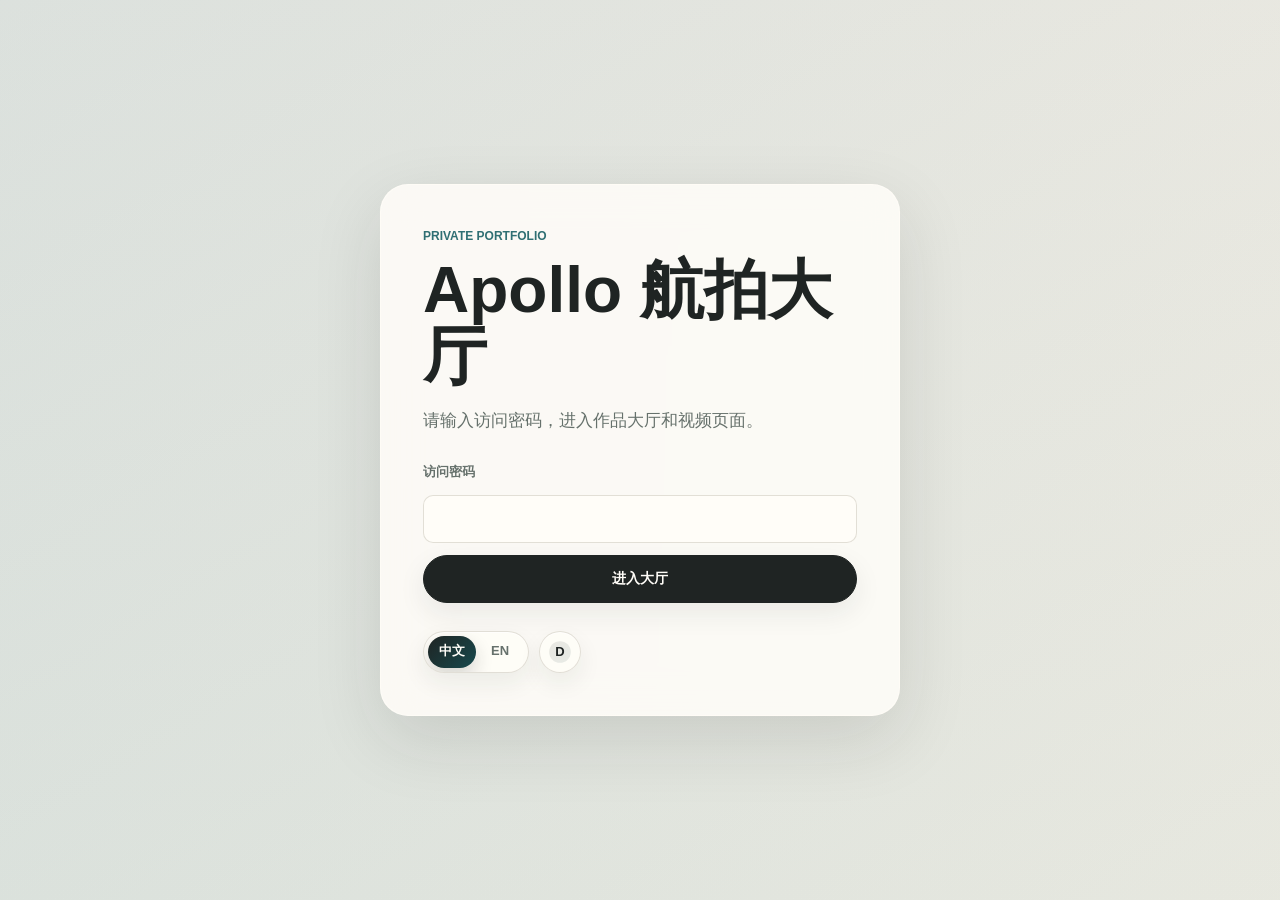
<file: index.html>
<!DOCTYPE html>
<html lang="zh-CN">
<head>
  <meta charset="UTF-8">
  <meta name="viewport" content="width=device-width, initial-scale=1.0">
  <meta name="description" content="Apollo 航拍影像网站访问入口。" data-i18n-content="meta.gateDescription">
  <title>Apollo | Private Access</title>
  <script src="theme.js"></script>
  <link rel="stylesheet" href="styles.css">
</head>
<body class="gate-body">
  <main class="gate-page" aria-labelledby="gate-title">
    <section class="gate-panel">
      <div>
        <p class="eyebrow" data-i18n="gate.eyebrow">Private Portfolio</p>
        <h1 id="gate-title" data-i18n="gate.title">Apollo 航拍大厅</h1>
        <p class="gate-text" data-i18n="gate.text">请输入访问密码，进入作品大厅和视频页面。</p>
      </div>

      <form class="gate-form" data-password-form>
        <label for="site-password" data-i18n="gate.passwordLabel">访问密码</label>
        <input id="site-password" name="password" type="password" autocomplete="current-password" data-password-input required>
        <p class="gate-error" data-password-error data-i18n="gate.error" hidden>密码不正确，请再试一次。</p>
        <button class="button primary" type="submit" data-i18n="gate.enter">进入大厅</button>
      </form>

      <div class="gate-controls">
        <div class="language-switch gate-language" aria-label="语言切换" data-i18n-aria-label="language.switchLabel">
          <button type="button" data-lang-button="zh">中文</button>
          <button type="button" data-lang-button="en">EN</button>
        </div>
        <button class="theme-toggle" type="button" data-theme-toggle aria-label="切换深色模式">
          <span data-theme-icon aria-hidden="true">D</span>
        </button>
      </div>
    </section>
  </main>

  <script src="auth.js"></script>
  <script src="language.js"></script>
  <script src="loading.js"></script>
</body>
</html>
</file>
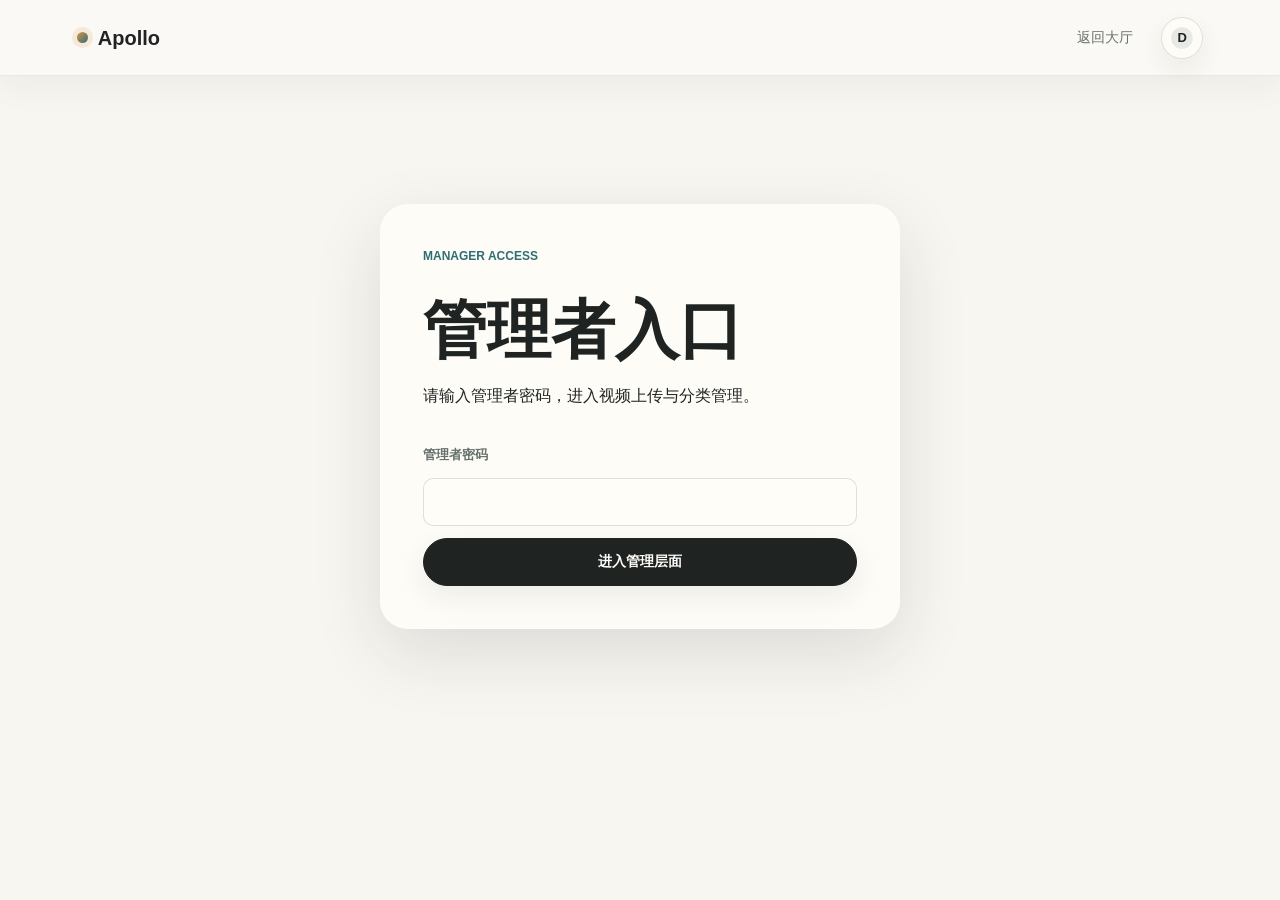
<file: admin.html>
<!DOCTYPE html>
<html lang="zh-CN">
<head>
  <meta charset="UTF-8">
  <meta name="viewport" content="width=device-width, initial-scale=1.0">
  <meta name="description" content="Apollo 航拍作品管理入口。">
  <title>Apollo | Admin</title>
  <script src="theme.js"></script>
  <link rel="stylesheet" href="styles.css">
</head>
<body class="admin-body">
  <header class="site-header">
    <a class="brand" href="hall.html">Apollo</a>
    <nav class="nav" aria-label="管理导航">
      <a href="hall.html#works">返回大厅</a>
      <button class="theme-toggle" type="button" data-theme-toggle aria-label="切换深色模式">
        <span data-theme-icon aria-hidden="true">D</span>
      </button>
    </nav>
  </header>
  <main class="admin-page">
    <section class="admin-lock" data-admin-lock>
      <p class="eyebrow">Manager Access</p>
      <h1>管理者入口</h1>
      <p>请输入管理者密码，进入视频上传与分类管理。</p>
      <form class="gate-form" data-admin-login>
        <label for="admin-password">管理者密码</label>
        <input id="admin-password" type="password" autocomplete="current-password" data-admin-password required>
        <p class="gate-error" data-admin-error hidden>密码不正确，请再试一次。</p>
        <button class="button primary" type="submit">进入管理层面</button>
      </form>
    </section>
    <section class="admin-panel is-hidden" data-admin-panel>
      <div class="section-heading admin-heading">
        <div><p class="eyebrow">Video Manager</p><h1>作品管理</h1></div>
        <a class="button secondary" href="hall.html#works">返回大厅</a>
      </div>
      <div class="admin-grid">
        <form class="admin-card admin-form" data-upload-form>
          <h2>上传新视频</h2>
          <p class="admin-note">需要一个只在本次操作中使用的 GitHub Token，权限选择 Contents: Read and write。Token 不会写进网站代码。</p>
          <label>GitHub Token<input type="password" data-token placeholder="ghp_..." autocomplete="off" required></label>
          <label class="admin-check"><input type="checkbox" data-remember-token> 记住本设备 Token</label>
          <div class="admin-two-cols">
            <label>中文标题<input type="text" data-title-zh placeholder="例如：瑞士·稻田" required></label>
            <label>英文标题<input type="text" data-title-en placeholder="Example: Switzerland Field" required></label>
          </div>
          <div class="admin-two-cols">
            <label>中文分类说明<input type="text" data-meta-zh placeholder="例如：瑞士 / 稻田" required></label>
            <label>英文分类说明<input type="text" data-meta-en placeholder="Example: Switzerland / Field" required></label>
          </div>
          <div class="admin-two-cols">
            <label>地区分类
              <select data-region required>
                <option value="europe">欧洲 / Europe</option>
                <option value="asia">亚洲 / Asia</option>
                <option value="north-america">北美 / North America</option>
                <option value="south-america">南美 / South America</option>
                <option value="africa">非洲 / Africa</option>
                <option value="oceania">大洋洲 / Oceania</option>
              </select>
            </label>
            <label>拍摄设备<input type="text" data-gear placeholder="例如：DJI Mini 4 Pro" required></label>
            <label>拍摄时间<input type="month" data-shoot-date required></label>
          </div>
          <div class="admin-two-cols">
            <label>中文介绍<textarea data-description-zh rows="5" required></textarea></label>
            <label>英文介绍<textarea data-description-en rows="5" required></textarea></label>
          </div>
          <label>视频文件 MP4，需小于 70MB<input type="file" data-video-file accept="video/mp4,video/*" required></label>
          <button class="button primary" type="submit">上传并发布</button>
          <p class="admin-status" data-upload-status></p>
        </form>
        <form class="admin-card admin-form" data-edit-form>
          <h2>修改视频信息</h2>
          <p class="admin-note">选择已发布的视频，修改中英文介绍、拍摄设备和拍摄时间后保存。标题、分类和视频文件不会被改动。</p>
          <label>GitHub Token<input type="password" data-edit-token placeholder="ghp_..." autocomplete="off" required></label>
          <label class="admin-check"><input type="checkbox" data-edit-remember-token> 记住本设备 Token</label>
          <div class="admin-two-cols">
            <label>选择视频
              <select data-edit-work required>
                <option value="">请选择视频</option>
              </select>
            </label>
            <label>拍摄设备<input type="text" data-edit-gear placeholder="例如：DJI Mini 4 Pro" required></label>
            <label>拍摄时间<input type="month" data-edit-shoot-date required></label>
          </div>
          <div class="admin-two-cols">
            <label>中文介绍<textarea data-edit-description-zh rows="5" required></textarea></label>
            <label>英文介绍<textarea data-edit-description-en rows="5" required></textarea></label>
          </div>
          <button class="button primary" type="submit">保存描述</button>
          <p class="admin-status" data-edit-status></p>
        </form>

        <form class="admin-card admin-form" data-changelog-form>
          <h2>更新日志管理</h2>
          <p class="admin-note">当前统计共 32 次更新，最新版本为 4.1。以后每次新增网站功能时，可以在这里修改或新增版本说明。</p>
          <label>GitHub Token<input type="password" data-changelog-token placeholder="ghp_..." autocomplete="off" required></label>
          <label class="admin-check"><input type="checkbox" data-changelog-remember-token> 记住本设备 Token</label>
          <div class="admin-two-cols">
            <label>选择已有版本
              <select data-changelog-select>
                <option value="">新增版本</option>
              </select>
            </label>
            <label>版本号<input type="text" data-changelog-version placeholder="例如：4.4" required></label>
            <label>更新日期<input type="date" data-changelog-date required></label>
          </div>
          <div class="admin-two-cols">
            <label>中文更新描述<textarea data-changelog-description-zh rows="4" required></textarea></label>
            <label>英文更新描述<textarea data-changelog-description-en rows="4" required></textarea></label>
          </div>
          <div class="admin-actions-row">
            <button class="button primary" type="submit">保存更新日志</button>
            <button class="button secondary" type="button" data-changelog-new>填写下一版本</button>
            <button class="button secondary" type="button" data-changelog-delete>删除所选版本</button>
          </div>
          <div class="admin-list" data-changelog-list></div>
          <p class="admin-status" data-changelog-status></p>
        </form>

        <section class="admin-card">
          <h2>删除已上传视频</h2>
          <p class="admin-note">这里管理的是通过本页面上传到动态列表的视频。删除会同时更新作品列表，并尝试删除仓库中的视频文件。</p>
          <label>GitHub Token<input type="password" data-delete-token placeholder="ghp_..." autocomplete="off"></label>
          <label class="admin-check"><input type="checkbox" data-delete-remember-token> 记住本设备 Token</label>
          <label>删除密码<input type="password" data-delete-password placeholder="请输入删除密码" autocomplete="off"></label>
          <div class="admin-list" data-admin-list></div>
          <p class="admin-status" data-delete-status></p>
        </section>
      </div>
    </section>
  </main>
  <script src="loading.js"></script>
  <script src="admin.js"></script>
  <script src="admin-changelog.js"></script>
</body>
</html>
</file>
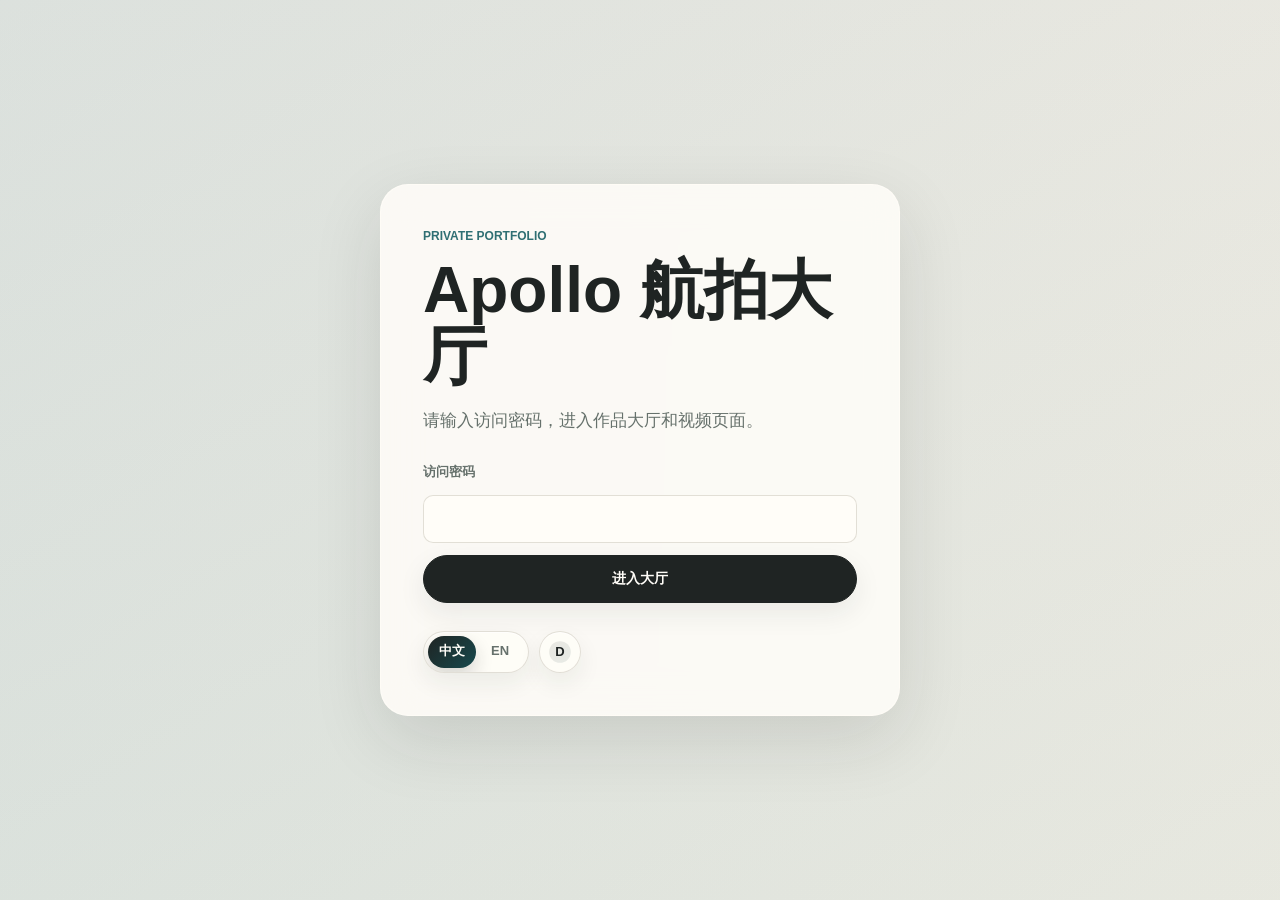
<file: changelog.html>
<!DOCTYPE html>
<html lang="zh-CN" class="auth-locked">
<head>
  <meta charset="UTF-8">
  <meta name="viewport" content="width=device-width, initial-scale=1.0">
  <meta name="description" content="Apollo 航拍网站更新日志。" data-i18n-content="meta.changelogDescription">
  <title data-i18n-title="pageTitle.changelog">Apollo | 更新日志</title>
  <script src="theme.js"></script>
  <link rel="stylesheet" href="styles.css">
  <script>window.APOLLO_PROTECTED = true;</script>
  <script src="auth.js"></script>
</head>
<body>
  <header class="site-header">
    <a class="brand" href="hall.html" aria-label="Apollo 主页" data-i18n-aria-label="nav.homeLabel">Apollo</a>
    <nav class="nav" aria-label="主导航" data-i18n-aria-label="nav.label">
      <a href="hall.html#works" data-i18n="nav.works">作品</a>
      <a href="hall.html#about" data-i18n="nav.about">关于</a>
      <a href="hall.html#contact" data-i18n="nav.contact">联系</a>
      <a href="changelog.html" aria-current="page" data-i18n="nav.changelog">更新日志</a>
      <a class="manager-link" href="admin.html" data-i18n="nav.admin">我是管理者</a>
      <div class="language-switch" aria-label="语言切换" data-i18n-aria-label="language.switchLabel">
        <button type="button" data-lang-button="zh">中文</button>
        <button type="button" data-lang-button="en">EN</button>
      </div>
      <button class="theme-toggle" type="button" data-theme-toggle aria-label="切换深色模式">
        <span data-theme-icon aria-hidden="true">D</span>
      </button>
    </nav>
  </header>

  <main class="changelog-page">
    <section class="section changelog-section" aria-labelledby="changelog-title">
      <div class="section-heading">
        <div>
          <p class="eyebrow" data-i18n="changelog.eyebrow">Release Notes</p>
          <h1 id="changelog-title" data-i18n="changelog.title">更新日志</h1>
        </div>
        <p data-i18n="changelog.text">这里记录 Apollo 网站每一次制作和功能更新。</p>
      </div>

      <div class="changelog-summary" data-changelog-summary>共 34 次更新 · 当前版本 4.3</div>
      <div class="changelog-table" role="table" aria-label="更新日志" data-i18n-aria-label="changelog.tableLabel">
        <div class="changelog-row changelog-head" role="row">
          <div role="columnheader" data-i18n="changelog.descriptionColumn">更新描述</div>
          <div role="columnheader" data-i18n="changelog.dateColumn">日期</div>
          <div role="columnheader" data-i18n="changelog.versionColumn">版本</div>
        </div>
        <div data-changelog-rows></div>
      </div>
    </section>
  </main>

  <script src="language.js"></script>
  <script src="loading.js"></script>
  <script src="changelog.js"></script>
</body>
</html>
</file>
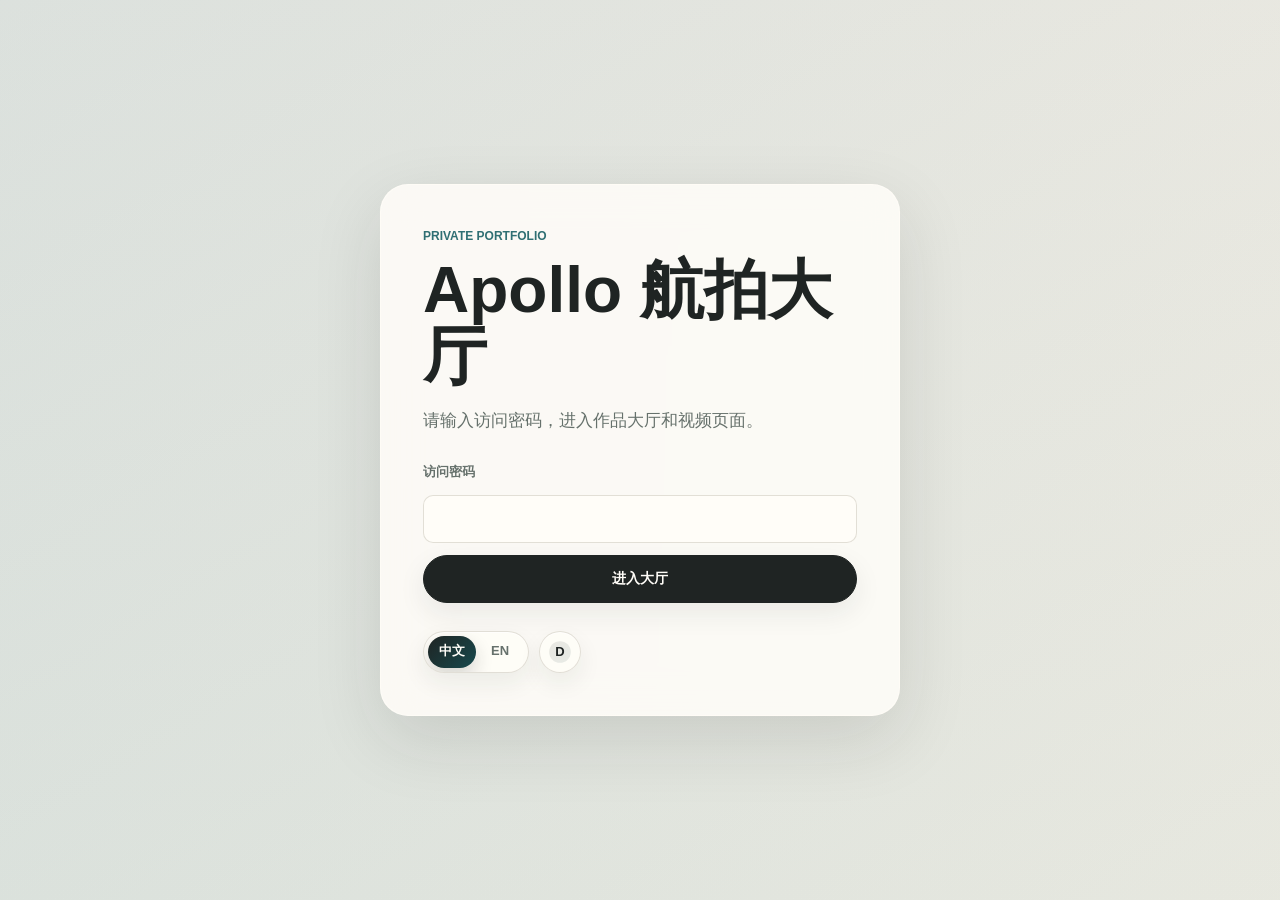
<file: hall.html>
<!DOCTYPE html>
<html lang="zh-CN" class="auth-locked">
<head>
  <meta charset="UTF-8">
  <meta name="viewport" content="width=device-width, initial-scale=1.0">
  <meta name="description" content="Apollo 的个人航拍影像网站，展示城市、海岸与山野视角。" data-i18n-content="meta.homeDescription">
  <title>Apollo | Aerial Stories</title>
  <script src="theme.js"></script>
  <link rel="stylesheet" href="styles.css">
  <script>window.APOLLO_PROTECTED = true;</script>
  <script src="auth.js"></script>
</head>
<body>
  <header class="site-header">
    <a class="brand" href="hall.html" aria-label="Apollo 主页" data-i18n-aria-label="nav.homeLabel">Apollo</a>
    <nav class="nav" aria-label="主导航" data-i18n-aria-label="nav.label">
      <a href="#works" data-i18n="nav.works">作品</a>
      <a href="#about" data-i18n="nav.about">关于</a>
      <a href="#contact" data-i18n="nav.contact">联系</a>
      <a href="changelog.html" data-i18n="nav.changelog">更新日志</a>
      <a class="manager-link" href="admin.html" data-i18n="nav.admin">我是管理者</a>
      <div class="language-switch" aria-label="语言切换" data-i18n-aria-label="language.switchLabel">
        <button type="button" data-lang-button="zh">中文</button>
        <button type="button" data-lang-button="en">EN</button>
      </div>
      <button class="theme-toggle" type="button" data-theme-toggle aria-label="切换深色模式">
        <span data-theme-icon aria-hidden="true">D</span>
      </button>
    </nav>
  </header>

  <main>
    <section class="hero" aria-labelledby="hero-title">
      <div class="hero-copy">
        <p class="eyebrow" data-i18n="home.heroEyebrow">Aerial Video Portfolio</p>
        <h1 id="hero-title" data-i18n="home.heroTitle">用航拍记录城市、海岸和山野的呼吸。</h1>
        <p class="hero-text" data-i18n="home.heroText">
          我是 Apollo，喜欢从高空寻找日常场景里安静、开阔的一面。这里会收集我的航拍视频、照片和每一次飞行背后的观察。
        </p>
        <div class="hero-actions">
          <div class="work-choice" data-work-choice>
            <button class="button primary" type="button" aria-expanded="false" aria-haspopup="menu" aria-controls="work-choice-menu" data-work-choice-toggle data-i18n="home.viewWorks">查看作品</button>
            <div class="work-choice-menu" id="work-choice-menu" role="menu" data-work-choice-menu hidden>
              <a href="#works" role="menuitem" data-work-choice-all data-i18n="home.browseAllVideos">浏览所有视频</a>
              <a href="#region-map" role="menuitem" data-map-toggle data-work-choice-region aria-controls="region-map" aria-expanded="false" data-i18n="home.browseByRegion">按地区浏览</a>
            </div>
          </div>
          <a class="button secondary" href="#about" data-i18n="home.aboutApollo">了解 Apollo</a>
        </div>
      </div>
      <a class="hero-visual hero-featured-card" href="work/video.html?id=hangzhou-little-lighthouse-1784295162123" aria-label="航拍影像预览" data-featured-hero data-i18n-aria-label="home.heroVisualLabel">
        <video class="hero-featured-video" autoplay muted loop playsinline preload="auto" data-featured-video></video>
        <div class="skyline"></div>
        <div class="flight-path"></div>
        <div class="hero-caption">
          <span data-i18n="home.latestFlight">Latest Flight</span>
          <strong class="hero-featured-link" data-featured-title data-i18n="home.featuredWork">杭州小灯塔</strong>
        </div>
      </a>
    </section>

    <section class="section map-section is-hidden" id="region-map" aria-labelledby="map-title">
      <div class="section-heading">
        <div>
          <p class="eyebrow" data-i18n="home.mapEyebrow">Explore by Region</p>
          <h2 id="map-title" data-i18n="home.mapTitle">按地区查看航拍作品</h2>
        </div>
        <p data-i18n="home.mapText">点击地图上的洲或地区标记，先查看该地区的作品列表，再进入具体视频。</p>
      </div>

      <div class="world-map" aria-label="世界地图作品入口" data-i18n-aria-label="home.mapLabel">
        <svg viewBox="0 0 1200 620" role="img" aria-hidden="true" focusable="false">
          <rect width="1200" height="620" class="map-ocean"></rect>
          <g class="map-grid">
            <path d="M0 155h1200M0 310h1200M0 465h1200"></path>
            <path d="M150 0v620M300 0v620M450 0v620M600 0v620M750 0v620M900 0v620M1050 0v620"></path>
          </g>
          <g class="map-land-group">
            <path class="map-land" d="M79 173l49-34 59-20 65-8 57 12 47 24 31 39 18 45-12 34-42 15-48-8-31 11-19 27 12 41-16 34-37 24-48 3-45-22-28-39-35-18-34-42 3-52 26-48z"></path>
            <path class="map-land" d="M265 356l45 11 35 33 19 51 4 54-22 54-37 34-36-16-27-43-10-58-23-43 5-45 47-32z"></path>
            <path class="map-land" d="M472 122l70-29 83-12 93 11 69 29 53 13 76-11 72 15 57 34 46 49 23 53-21 45-55 15-52-19-44 9-37 32-7 52-32 34-47-3-31-37-55-9-61 23-62 3-44-25-47 13-48-17-23-47 17-55-31-37-44-19-3-50 28-41z"></path>
            <path class="map-land" d="M611 285l56-12 55 18 37 43 22 64-6 67-32 62-45 47-41-14-17-59-32-36-23-59 7-63 19-58z"></path>
            <path class="map-land" d="M921 349l54-14 56 16 46 37 35 47-12 38-49 16-63-7-61-26-34-35 7-42 25-30z"></path>
            <path class="map-land" d="M504 73l51-40 68-10 58 18 24 38-29 31-70 13-68-4-34-46z"></path>
            <path class="map-land island" d="M1050 214l24 14 19 27-8 22-32-1-21-20 18-42z"></path>
            <path class="map-land island" d="M970 277l21 8 7 22-19 16-25-8-5-22 21-16z"></path>
            <path class="map-land island" d="M846 239l22 5 10 18-15 18-26-6-8-18 17-17z"></path>
            <path class="map-land island" d="M390 265l20 7 11 19-12 18-24-5-9-19 14-20z"></path>
            <path class="map-land island" d="M176 324l18 6 7 18-12 15-22-4-8-17 17-18z"></path>
          </g>
        </svg>

        <a class="map-pin pin-east-asia" href="#region-asia" data-map-region>
          <span data-i18n="home.mapEastAsia">亚洲</span>
        </a>
        <a class="map-pin pin-north-america" href="#region-north-america" data-map-region>
          <span data-i18n="home.mapNorthAmerica">北美</span>
        </a>
        <a class="map-pin pin-europe" href="#region-europe" data-map-region>
          <span data-i18n="home.mapEurope">欧洲</span>
        </a>
      </div>

      <div class="region-lists" aria-label="地区作品列表" data-i18n-aria-label="home.regionListsLabel">
        <section class="region-panel" id="region-asia" aria-labelledby="region-asia-title">
          <div>
            <p class="eyebrow" data-i18n="home.regionAsiaEyebrow">Asia</p>
            <h3 id="region-asia-title" data-i18n="home.regionAsiaTitle">亚洲作品</h3>
          </div>
          <a class="region-item" href="work/golden-coast.html">
            <span data-i18n="home.goldenMeta">海岸 / 日落</span>
            <strong>Golden Coast</strong>
          </a>
        </section>

        <section class="region-panel" id="region-north-america" aria-labelledby="region-north-america-title">
          <div>
            <p class="eyebrow" data-i18n="home.regionNorthAmericaEyebrow">North America</p>
            <h3 id="region-north-america-title" data-i18n="home.regionNorthAmericaTitle">北美作品</h3>
          </div>
          <a class="region-item" href="work/city-lines.html">
            <span data-i18n="home.cityMeta">城市 / 几何</span>
            <strong>City Lines</strong>
          </a>
        </section>

        <section class="region-panel" id="region-europe" aria-labelledby="region-europe-title">
          <div>
            <p class="eyebrow" data-i18n="home.regionEuropeEyebrow">Europe</p>
            <h3 id="region-europe-title" data-i18n="home.regionEuropeTitle">欧洲作品</h3>
          </div>
          <a class="region-item featured" href="work/switzerland-field.html">
            <span data-i18n="home.switzerlandMeta">瑞士 / 稻田</span>
            <strong data-i18n="home.switzerlandTitle">瑞士·稻田</strong>
          </a>
          <a class="region-item" href="work/mountain-wind.html">
            <span data-i18n="home.mountainMeta">山野 / 清晨</span>
            <strong>Mountain Wind</strong>
          </a>
        </section>
      </div>
    </section>

    <section class="section intro" id="about" aria-labelledby="about-title">
      <div>
        <p class="eyebrow" data-i18n="home.aboutEyebrow">About</p>
        <h2 id="about-title" data-i18n="home.aboutTitle">Apollo 的影像笔记</h2>
      </div>
      <p data-i18n="home.aboutText">
        我关注光线、地形、建筑与人的活动痕迹。航拍对我来说不是炫技，而是一种换个高度理解世界的方式。这个网站先作为作品集框架，后续可以继续加入真实视频、拍摄参数、地点故事和项目合作信息。
      </p>
    </section>

    <section class="section" id="works" aria-labelledby="works-title">
      <div class="section-heading">
        <div class="works-title-block">
          <p class="eyebrow" data-i18n="home.worksEyebrow">Selected Works</p>
          <div class="works-title-line">
            <h2 id="works-title" data-i18n="home.worksTitle">航拍作品</h2>
            <div class="sort-choice" data-sort-choice>
              <button class="sort-button" type="button" aria-expanded="false" aria-haspopup="menu" aria-controls="sort-choice-menu" data-sort-toggle data-i18n="home.moreSort">更多排序方式</button>
              <div class="sort-choice-menu" id="sort-choice-menu" role="menu" data-sort-menu hidden>
                <button type="button" role="menuitem" data-sort-option="time" data-i18n="home.sortByTime">按照时间顺序</button>
                <button type="button" role="menuitem" data-sort-option="alpha" data-i18n="home.sortByAlpha">按照首字母顺序</button>
                <a href="#region-map" role="menuitem" data-map-toggle data-sort-region aria-controls="region-map" aria-expanded="false" data-i18n="home.sortByRegion">按照地区顺序</a>
              </div>
            </div>
          </div>
        </div>
        <form class="work-search" role="search" aria-label="搜索作品" data-i18n-aria-label="home.searchLabel">
          <label for="work-search-input" data-i18n="home.searchLabel">搜索作品</label>
          <input id="work-search-input" type="search" placeholder="输入作品名称" autocomplete="off" data-work-search data-i18n-placeholder="home.searchPlaceholder">
        </form>
        <p data-i18n="home.worksText">每个作品都有独立页面，适合放视频、照片组、拍摄地点和简短说明。</p>
      </div>

      <div class="work-grid">
        <article class="work-card" data-work-card data-work-title-zh="Golden Coast" data-work-title-en="Golden Coast" data-work-region="asia" data-work-created="2026-01-01T00:00:00.000Z" data-work-shoot-date="2026-01">
          <a href="work/golden-coast.html" aria-label="查看 Golden Coast 作品页" data-i18n-aria-label="home.goldenLabel">
            <div class="thumb coast"></div>
            <div class="work-card-copy">
              <span data-i18n="home.goldenMeta">海岸 / 日落</span>
              <h3>Golden Coast</h3>
              <p data-i18n="home.goldenText">低速掠过海岸线，记录城市边缘与潮水的距离。</p>
            </div>
          </a>
        </article>

        <article class="work-card" data-work-card data-work-title-zh="City Lines" data-work-title-en="City Lines" data-work-region="north-america" data-work-created="2026-01-02T00:00:00.000Z" data-work-shoot-date="2026-01">
          <a href="work/city-lines.html" aria-label="查看 City Lines 作品页" data-i18n-aria-label="home.cityLabel">
            <div class="thumb city"></div>
            <div class="work-card-copy">
              <span data-i18n="home.cityMeta">城市 / 几何</span>
              <h3>City Lines</h3>
              <p data-i18n="home.cityText">从高空看道路、楼群与光影交错形成的秩序。</p>
            </div>
          </a>
        </article>



        <article class="work-card" data-work-card data-work-title-zh="瑞士·稻田" data-work-title-en="Switzerland's Field" data-work-region="europe" data-work-created="2026-07-17T00:00:00.000Z" data-work-shoot-date="2026-07">
          <a href="work/switzerland-field.html" aria-label="查看 瑞士·稻田 作品页" data-i18n-aria-label="home.switzerlandLabel">
            <div class="thumb video-preview"><video muted loop playsinline preload="metadata" data-preview-video><source src="assets/videos/switzerland-field.mp4" type="video/mp4"></video></div>
            <div class="work-card-copy">
              <span data-i18n="home.switzerlandMeta">瑞士 / 稻田</span>
              <h3 data-i18n="home.switzerlandTitle">瑞士·稻田</h3>
              <p data-i18n="home.switzerlandText">从高空看瑞士田野与地形交织出的安静纹理。</p>
            </div>
          </a>
        </article>

        <article class="work-card" data-work-card data-work-title-zh="Mountain Wind" data-work-title-en="Mountain Wind" data-work-region="europe" data-work-created="2026-01-03T00:00:00.000Z" data-work-shoot-date="2026-01">
          <a href="work/mountain-wind.html" aria-label="查看 Mountain Wind 作品页" data-i18n-aria-label="home.mountainLabel">
            <div class="thumb mountain"></div>
            <div class="work-card-copy">
              <span data-i18n="home.mountainMeta">山野 / 清晨</span>
              <h3>Mountain Wind</h3>
              <p data-i18n="home.mountainText">沿山脊飞行，捕捉晨雾和风穿过地形的层次。</p>
            </div>
          </a>
        </article>
      </div>
    </section>

    <section class="section contact" id="contact" aria-labelledby="contact-title">
      <div>
        <p class="eyebrow" data-i18n="home.contactEyebrow">Contact</p>
        <h2 id="contact-title" data-i18n="home.contactTitle">一起看更高一点的世界</h2>
      </div>
      <a class="button primary" href="mailto:apollo@example.com">apollo@example.com</a>
    </section>
  </main>

  <footer class="site-footer">
    <span>© 2026 Apollo</span>
    <span data-i18n="footer.tagline">Aerial video portfolio</span>
  </footer>
  <script src="language.js"></script>
  <script src="catalog.js"></script>
  <script src="works-search.js"></script>
  <script src="works-sort.js"></script>
  <script src="loading.js"></script>
</body>
</html>
</file>
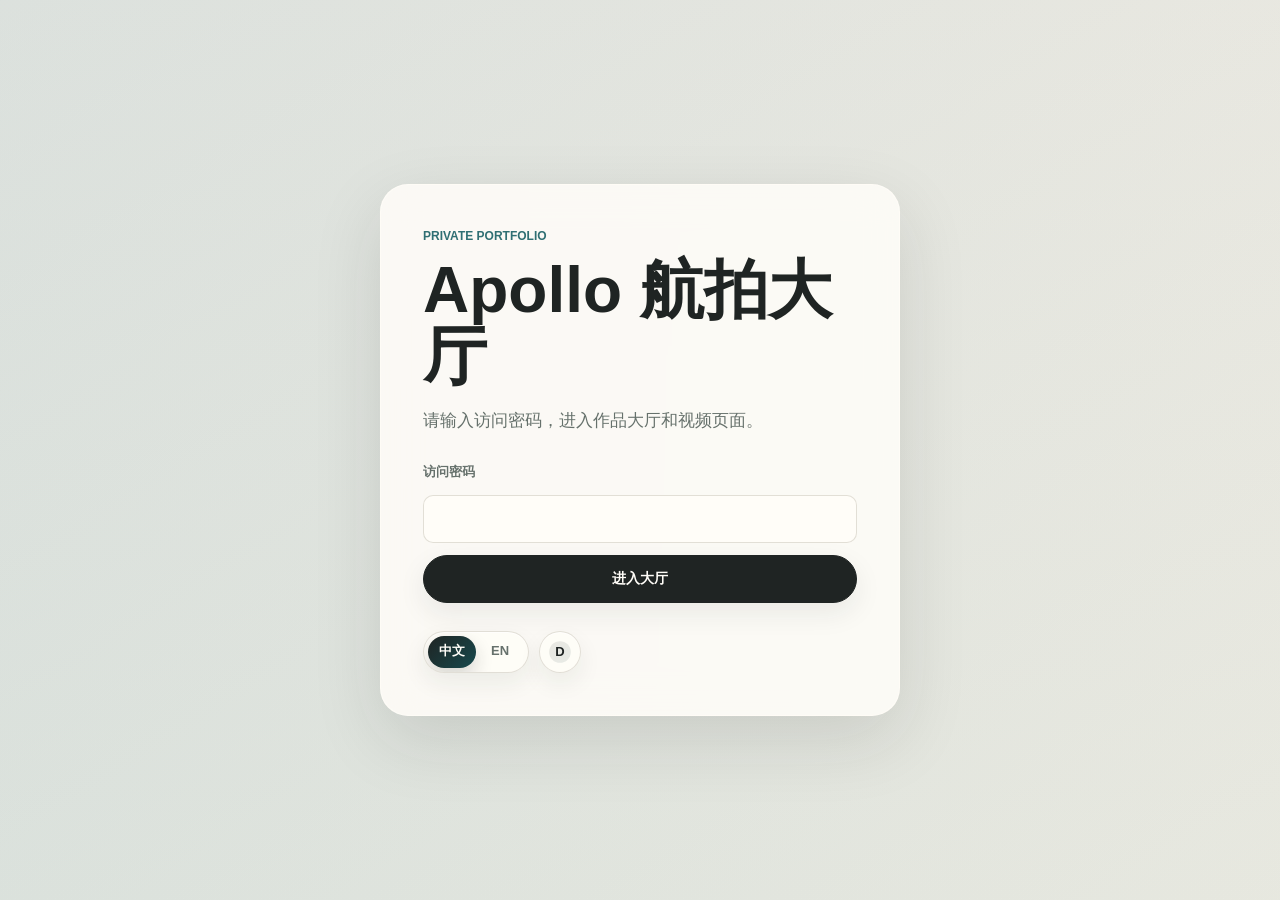
<file: work/city-lines.html>
<!DOCTYPE html>
<html lang="zh-CN" class="auth-locked">
<head>
  <meta charset="UTF-8">
  <meta name="viewport" content="width=device-width, initial-scale=1.0">
  <meta name="description" content="Apollo 航拍作品 City Lines。" data-i18n-content="meta.cityDescription">
  <title>City Lines | Apollo</title>
  <script src="../theme.js"></script>
  <link rel="stylesheet" href="../styles.css">
  <script>window.APOLLO_PROTECTED = true;</script>
  <script src="../auth.js"></script>
</head>
<body>
  <header class="site-header">
    <a class="brand" href="../hall.html" aria-label="Apollo 主页" data-i18n-aria-label="nav.homeLabel">Apollo</a>
    <nav class="nav" aria-label="主导航" data-i18n-aria-label="nav.label">
      <a href="../hall.html#works" data-i18n="nav.works">作品</a>
      <a href="../hall.html#about" data-i18n="nav.about">关于</a>
      <a href="../hall.html#contact" data-i18n="nav.contact">联系</a>
      <a href="../changelog.html" data-i18n="nav.changelog">更新日志</a>
      <a class="manager-link" href="../admin.html" data-i18n="nav.admin">我是管理者</a>
      <div class="language-switch" aria-label="语言切换" data-i18n-aria-label="language.switchLabel">
        <button type="button" data-lang-button="zh">中文</button>
        <button type="button" data-lang-button="en">EN</button>
      </div>
      <button class="theme-toggle" type="button" data-theme-toggle aria-label="切换深色模式">
        <span data-theme-icon aria-hidden="true">D</span>
      </button>
    </nav>
  </header>

  <main class="work-page">
    <section class="work-hero">
      <div>
        <p class="eyebrow" data-i18n="work.eyebrow">Aerial Work</p>
        <h1>City Lines</h1>
        <div class="work-meta">
          <span data-i18n="work.city">城市</span>
          <span data-i18n="work.geometry">几何</span>
          <span>03:18</span>
        </div>
        <div class="page-actions">
          <a class="button primary" href="../hall.html#works" data-i18n="work.back">返回作品</a>
          <a class="button secondary" href="mailto:apollo@example.com" data-i18n="work.contact">联系 Apollo</a>
        </div>
      </div>
      <div class="media-frame">
        <div class="media-placeholder city">
          <p data-i18n="work.cityPlaceholder">把真实视频放到 assets/videos/city-lines.mp4 后，可在这里替换为 video 标签。</p>
        </div>
      </div>
    </section>

    <section class="story-grid">
      <dl>
        <div>
          <dt data-i18n="work.location">地点</dt>
          <dd>Urban Grid</dd>
        </div>
        <div>
          <dt data-i18n="work.gear">设备</dt>
          <dd>Drone Camera</dd>
        </div>
        <div>
          <dt data-i18n="work.shootingTime">拍摄时间</dt>
          <dd data-static-shoot-date>2026-01</dd>
        </div>
        <div>
          <dt data-i18n="work.status">状态</dt>
          <dd data-i18n="work.statusValue">示例作品页</dd>
        </div>
      </dl>
      <div class="story-text">
        <p data-i18n="work.cityStory1">
          这一页适合放城市航拍：俯视道路、桥梁、楼群和光影。简约布局会把注意力留给视频本身。
        </p>
        <p data-i18n="work.cityStory2">
          后续可以扩展为照片组、视频嵌入、地图位置或拍摄日志。
        </p>
      </div>
    </section>

    <section class="likes-section" aria-labelledby="likes-title" data-likes-section>
      <div>
        <p class="eyebrow" data-i18n="likes.eyebrow">Likes</p>
        <h2 id="likes-title" data-i18n="likes.title">喜欢这个作品吗？</h2>
      </div>
      <div class="likes-panel">
        <button class="like-button" type="button" data-like-button>
          <span data-like-icon aria-hidden="true">+</span>
          <span data-like-button-text data-i18n="likes.button">点赞</span>
        </button>
        <p data-like-count-text>0 个赞</p>
      </div>
    </section>

    <section class="comments-section" aria-labelledby="comments-title">
      <p class="eyebrow" data-i18n="comments.eyebrow">Comments</p>
      <h2 id="comments-title" data-i18n="comments.title">留言评价</h2>
      <div class="comments-box" data-comments></div>
    </section>
  </main>
  <script src="../language.js"></script>
  <script src="../likes.js"></script>
  <script src="../comments.js"></script>
  <script src="../loading.js"></script>
</body>
</html>
</file>
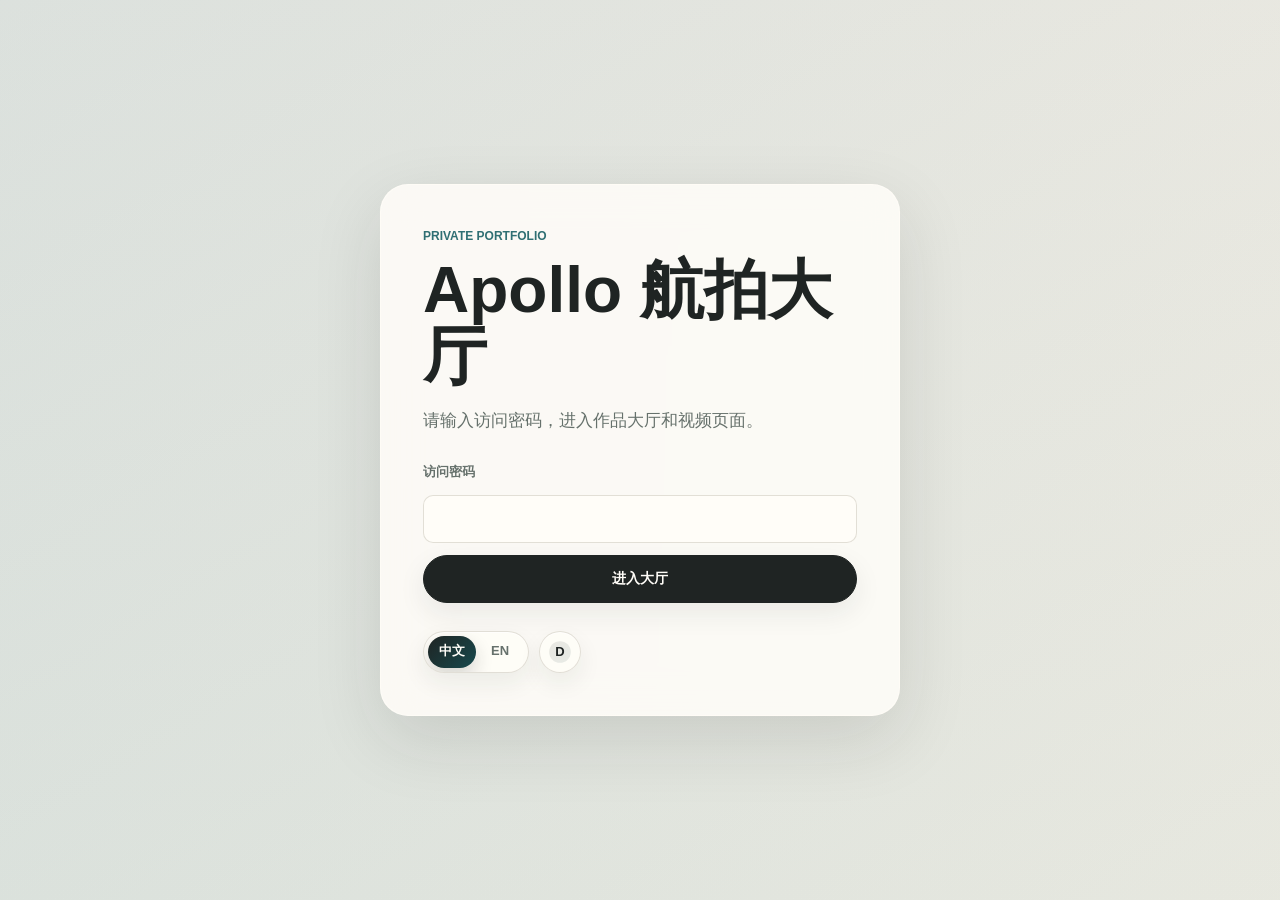
<file: work/golden-coast.html>
<!DOCTYPE html>
<html lang="zh-CN" class="auth-locked">
<head>
  <meta charset="UTF-8">
  <meta name="viewport" content="width=device-width, initial-scale=1.0">
  <meta name="description" content="Apollo 航拍作品 Golden Coast。" data-i18n-content="meta.goldenDescription">
  <title>Golden Coast | Apollo</title>
  <script src="../theme.js"></script>
  <link rel="stylesheet" href="../styles.css">
  <script>window.APOLLO_PROTECTED = true;</script>
  <script src="../auth.js"></script>
</head>
<body>
  <header class="site-header">
    <a class="brand" href="../hall.html" aria-label="Apollo 主页" data-i18n-aria-label="nav.homeLabel">Apollo</a>
    <nav class="nav" aria-label="主导航" data-i18n-aria-label="nav.label">
      <a href="../hall.html#works" data-i18n="nav.works">作品</a>
      <a href="../hall.html#about" data-i18n="nav.about">关于</a>
      <a href="../hall.html#contact" data-i18n="nav.contact">联系</a>
      <a href="../changelog.html" data-i18n="nav.changelog">更新日志</a>
      <a class="manager-link" href="../admin.html" data-i18n="nav.admin">我是管理者</a>
      <div class="language-switch" aria-label="语言切换" data-i18n-aria-label="language.switchLabel">
        <button type="button" data-lang-button="zh">中文</button>
        <button type="button" data-lang-button="en">EN</button>
      </div>
      <button class="theme-toggle" type="button" data-theme-toggle aria-label="切换深色模式">
        <span data-theme-icon aria-hidden="true">D</span>
      </button>
    </nav>
  </header>

  <main class="work-page">
    <section class="work-hero">
      <div>
        <p class="eyebrow" data-i18n="work.eyebrow">Aerial Work</p>
        <h1>Golden Coast</h1>
        <div class="work-meta">
          <span data-i18n="work.coast">海岸</span>
          <span data-i18n="work.sunset">日落</span>
          <span>04:32</span>
        </div>
        <div class="page-actions">
          <a class="button primary" href="../hall.html#works" data-i18n="work.back">返回作品</a>
          <a class="button secondary" href="mailto:apollo@example.com" data-i18n="work.contact">联系 Apollo</a>
        </div>
      </div>
      <div class="media-frame">
        <div class="media-placeholder coast">
          <p data-i18n="work.goldenPlaceholder">把真实视频放到 assets/videos/golden-coast.mp4 后，可在这里替换为 video 标签。</p>
        </div>
      </div>
    </section>

    <section class="story-grid">
      <dl>
        <div>
          <dt data-i18n="work.location">地点</dt>
          <dd>Coastline</dd>
        </div>
        <div>
          <dt data-i18n="work.gear">设备</dt>
          <dd>Drone Camera</dd>
        </div>
        <div>
          <dt data-i18n="work.shootingTime">拍摄时间</dt>
          <dd data-static-shoot-date>2026-01</dd>
        </div>
        <div>
          <dt data-i18n="work.status">状态</dt>
          <dd data-i18n="work.statusValue">示例作品页</dd>
        </div>
      </dl>
      <div class="story-text">
        <p data-i18n="work.goldenStory1">
          这一页用于展示单个航拍作品。你可以放入一段主视频、几张静帧、拍摄参数、飞行路线，以及这次拍摄想表达的情绪。
        </p>
        <p data-i18n="work.goldenStory2">
          当前内容是占位文案，后续替换成你的真实素材和故事即可。
        </p>
      </div>
    </section>

    <section class="likes-section" aria-labelledby="likes-title" data-likes-section>
      <div>
        <p class="eyebrow" data-i18n="likes.eyebrow">Likes</p>
        <h2 id="likes-title" data-i18n="likes.title">喜欢这个作品吗？</h2>
      </div>
      <div class="likes-panel">
        <button class="like-button" type="button" data-like-button>
          <span data-like-icon aria-hidden="true">+</span>
          <span data-like-button-text data-i18n="likes.button">点赞</span>
        </button>
        <p data-like-count-text>0 个赞</p>
      </div>
    </section>

    <section class="comments-section" aria-labelledby="comments-title">
      <p class="eyebrow" data-i18n="comments.eyebrow">Comments</p>
      <h2 id="comments-title" data-i18n="comments.title">留言评价</h2>
      <div class="comments-box" data-comments></div>
    </section>
  </main>
  <script src="../language.js"></script>
  <script src="../likes.js"></script>
  <script src="../comments.js"></script>
  <script src="../loading.js"></script>
</body>
</html>
</file>
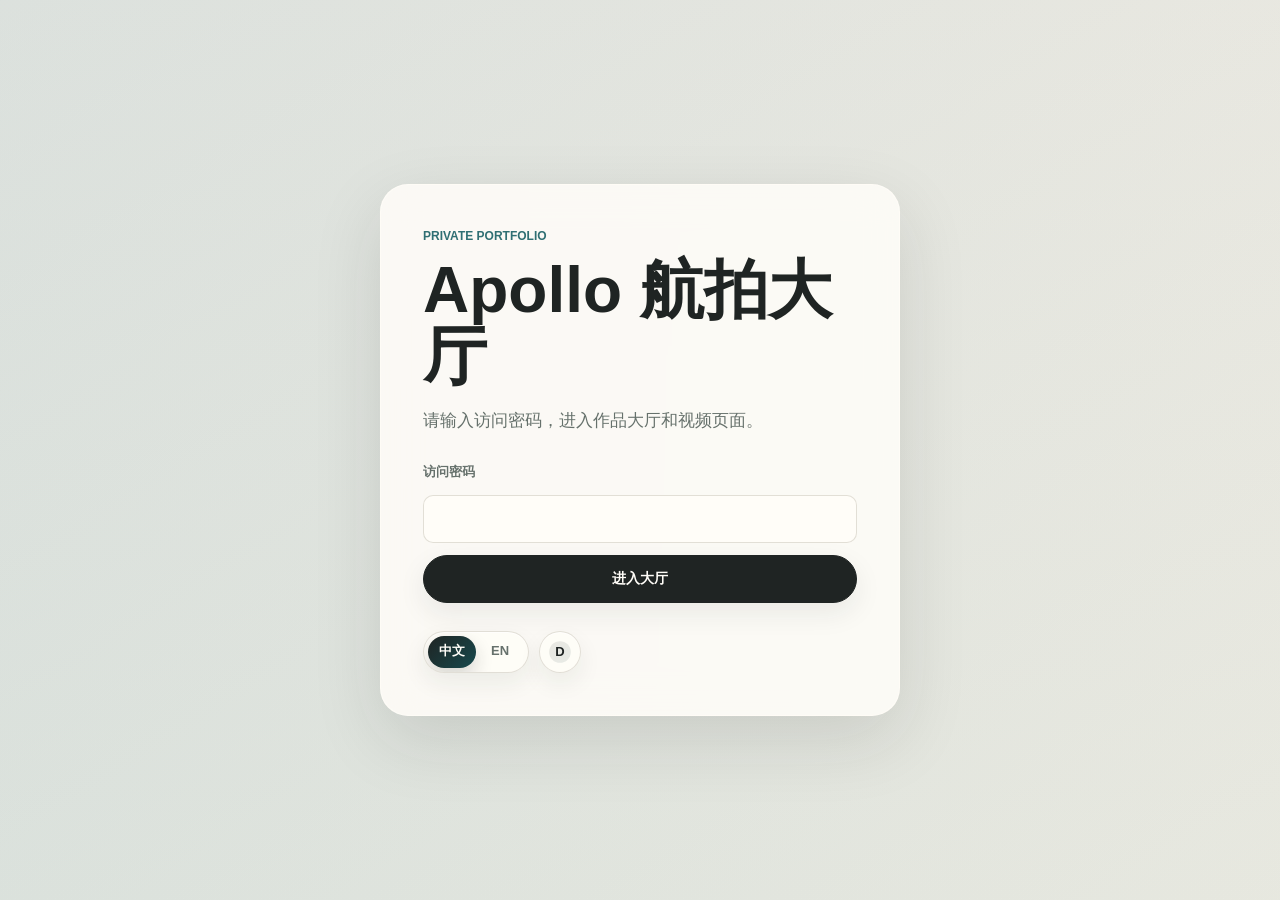
<file: work/mountain-wind.html>
<!DOCTYPE html>
<html lang="zh-CN" class="auth-locked">
<head>
  <meta charset="UTF-8">
  <meta name="viewport" content="width=device-width, initial-scale=1.0">
  <meta name="description" content="Apollo 航拍作品 Mountain Wind。" data-i18n-content="meta.mountainDescription">
  <title>Mountain Wind | Apollo</title>
  <script src="../theme.js"></script>
  <link rel="stylesheet" href="../styles.css">
  <script>window.APOLLO_PROTECTED = true;</script>
  <script src="../auth.js"></script>
</head>
<body>
  <header class="site-header">
    <a class="brand" href="../hall.html" aria-label="Apollo 主页" data-i18n-aria-label="nav.homeLabel">Apollo</a>
    <nav class="nav" aria-label="主导航" data-i18n-aria-label="nav.label">
      <a href="../hall.html#works" data-i18n="nav.works">作品</a>
      <a href="../hall.html#about" data-i18n="nav.about">关于</a>
      <a href="../hall.html#contact" data-i18n="nav.contact">联系</a>
      <a href="../changelog.html" data-i18n="nav.changelog">更新日志</a>
      <a class="manager-link" href="../admin.html" data-i18n="nav.admin">我是管理者</a>
      <div class="language-switch" aria-label="语言切换" data-i18n-aria-label="language.switchLabel">
        <button type="button" data-lang-button="zh">中文</button>
        <button type="button" data-lang-button="en">EN</button>
      </div>
      <button class="theme-toggle" type="button" data-theme-toggle aria-label="切换深色模式">
        <span data-theme-icon aria-hidden="true">D</span>
      </button>
    </nav>
  </header>

  <main class="work-page">
    <section class="work-hero">
      <div>
        <p class="eyebrow" data-i18n="work.eyebrow">Aerial Work</p>
        <h1>Mountain Wind</h1>
        <div class="work-meta">
          <span data-i18n="work.mountain">山野</span>
          <span data-i18n="work.morning">清晨</span>
          <span>05:06</span>
        </div>
        <div class="page-actions">
          <a class="button primary" href="../hall.html#works" data-i18n="work.back">返回作品</a>
          <a class="button secondary" href="mailto:apollo@example.com" data-i18n="work.contact">联系 Apollo</a>
        </div>
      </div>
      <div class="media-frame">
        <div class="media-placeholder mountain">
          <p data-i18n="work.mountainPlaceholder">把真实视频放到 assets/videos/mountain-wind.mp4 后，可在这里替换为 video 标签。</p>
        </div>
      </div>
    </section>

    <section class="story-grid">
      <dl>
        <div>
          <dt data-i18n="work.location">地点</dt>
          <dd>Mountain Ridge</dd>
        </div>
        <div>
          <dt data-i18n="work.gear">设备</dt>
          <dd>Drone Camera</dd>
        </div>
        <div>
          <dt data-i18n="work.shootingTime">拍摄时间</dt>
          <dd data-static-shoot-date>2026-01</dd>
        </div>
        <div>
          <dt data-i18n="work.status">状态</dt>
          <dd data-i18n="work.statusValue">示例作品页</dd>
        </div>
      </dl>
      <div class="story-text">
        <p data-i18n="work.mountainStory1">
          这一页用于山野航拍作品。可以记录晨雾、山脊、风向、飞行高度，以及画面从低处到开阔视野的变化。
        </p>
        <p data-i18n="work.mountainStory2">
          真实内容就位后，页面会更像一篇简短的影像手记。
        </p>
      </div>
    </section>

    <section class="likes-section" aria-labelledby="likes-title" data-likes-section>
      <div>
        <p class="eyebrow" data-i18n="likes.eyebrow">Likes</p>
        <h2 id="likes-title" data-i18n="likes.title">喜欢这个作品吗？</h2>
      </div>
      <div class="likes-panel">
        <button class="like-button" type="button" data-like-button>
          <span data-like-icon aria-hidden="true">+</span>
          <span data-like-button-text data-i18n="likes.button">点赞</span>
        </button>
        <p data-like-count-text>0 个赞</p>
      </div>
    </section>

    <section class="comments-section" aria-labelledby="comments-title">
      <p class="eyebrow" data-i18n="comments.eyebrow">Comments</p>
      <h2 id="comments-title" data-i18n="comments.title">留言评价</h2>
      <div class="comments-box" data-comments></div>
    </section>
  </main>
  <script src="../language.js"></script>
  <script src="../likes.js"></script>
  <script src="../comments.js"></script>
  <script src="../loading.js"></script>
</body>
</html>
</file>
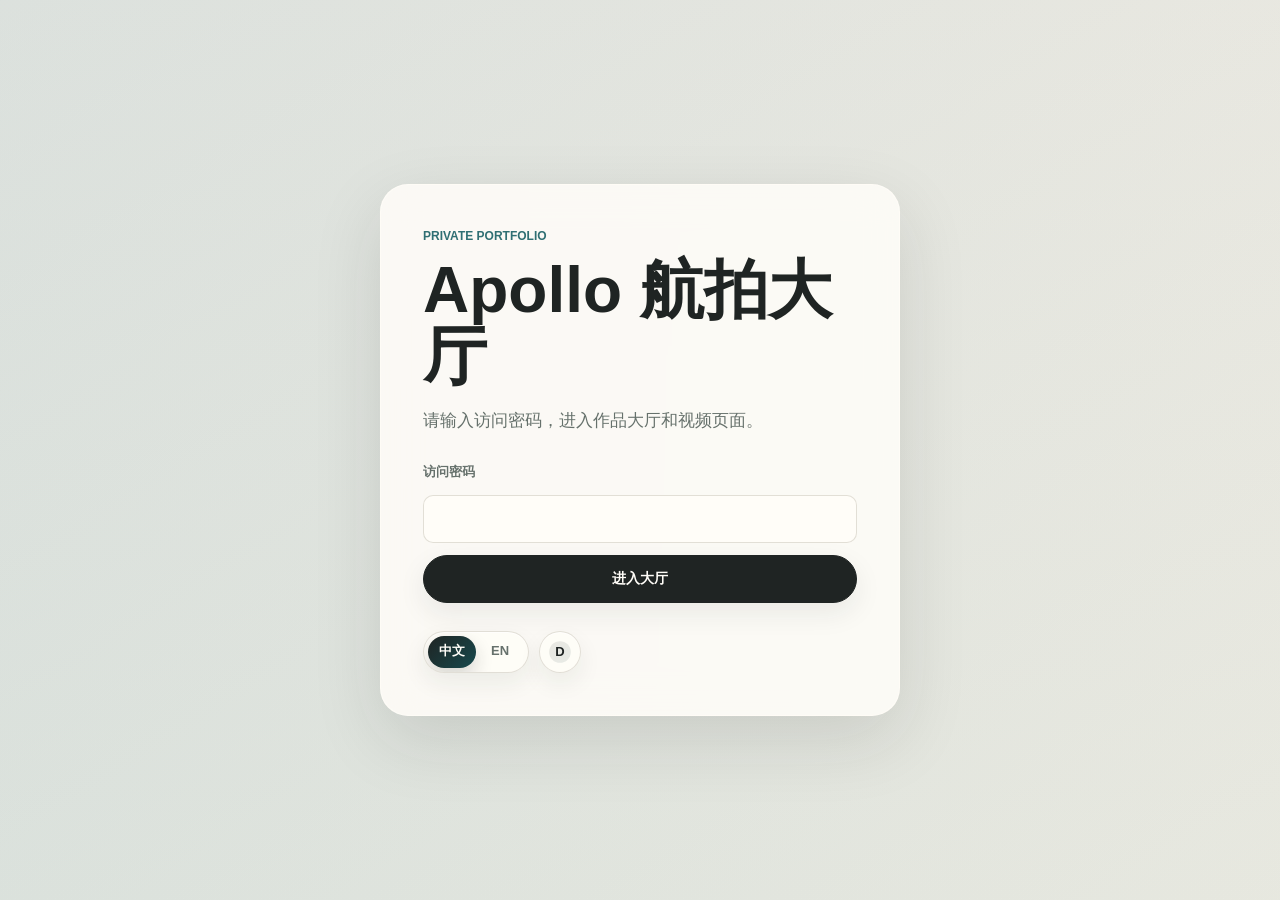
<file: work/switzerland-field.html>
<!DOCTYPE html>
<html lang="zh-CN" class="auth-locked">
<head>
  <meta charset="UTF-8">
  <meta name="viewport" content="width=device-width, initial-scale=1.0">
  <meta name="description" content="Apollo 航拍作品 瑞士·稻田。" data-i18n-content="meta.switzerlandDescription">
  <title>瑞士·稻田 | Apollo</title>
  <script src="../theme.js"></script>
  <link rel="stylesheet" href="../styles.css">
  <script>window.APOLLO_PROTECTED = true;</script>
  <script src="../auth.js"></script>
</head>
<body>
  <header class="site-header">
    <a class="brand" href="../hall.html" aria-label="Apollo 主页" data-i18n-aria-label="nav.homeLabel">Apollo</a>
    <nav class="nav" aria-label="主导航" data-i18n-aria-label="nav.label">
      <a href="../hall.html#works" data-i18n="nav.works">作品</a>
      <a href="../hall.html#about" data-i18n="nav.about">关于</a>
      <a href="../hall.html#contact" data-i18n="nav.contact">联系</a>
      <a href="../changelog.html" data-i18n="nav.changelog">更新日志</a>
      <a class="manager-link" href="../admin.html" data-i18n="nav.admin">我是管理者</a>
      <div class="language-switch" aria-label="语言切换" data-i18n-aria-label="language.switchLabel">
        <button type="button" data-lang-button="zh">中文</button>
        <button type="button" data-lang-button="en">EN</button>
      </div>
      <button class="theme-toggle" type="button" data-theme-toggle aria-label="切换深色模式">
        <span data-theme-icon aria-hidden="true">D</span>
      </button>
    </nav>
  </header>

  <main class="work-page">
    <section class="work-hero">
      <div>
        <p class="eyebrow" data-i18n="work.eyebrow">Aerial Work</p>
        <h1 data-i18n="work.switzerlandTitle">瑞士·稻田</h1>
        <div class="work-meta">
          <span data-i18n="work.switzerlandCountry">瑞士</span>
          <span data-i18n="work.field">稻田</span>
          <span data-i18n="work.europe">欧洲</span>
        </div>
        <div class="page-actions">
          <a class="button primary" href="../hall.html#region-europe" data-i18n="work.backRegion">返回欧洲列表</a>
          <a class="button secondary" href="mailto:apollo@example.com" data-i18n="work.contact">联系 Apollo</a>
        </div>
      </div>
      <div class="media-frame video-frame">
        <video class="work-video" controls preload="metadata" playsinline>
          <source src="../assets/videos/switzerland-field.mp4" type="video/mp4">
        </video>
      </div>
    </section>

    <section class="story-grid">
      <dl>
        <div>
          <dt data-i18n="work.location">地点</dt>
          <dd data-i18n="work.switzerlandCountry">瑞士</dd>
        </div>
        <div>
          <dt data-i18n="work.gear">设备</dt>
          <dd>Drone Camera</dd>
        </div>
        <div>
          <dt data-i18n="work.shootingTime">拍摄时间</dt>
          <dd data-static-shoot-date>2026-07</dd>
        </div>
        <div>
          <dt data-i18n="work.status">状态</dt>
          <dd data-i18n="work.realVideo">真实视频</dd>
        </div>
      </dl>
      <div class="story-text">
        <p data-i18n="work.switzerlandStory1">
          这段视频拍摄于瑞士，记录稻田与地形在高空视角下形成的纹理。
        </p>
        <p data-i18n="work.switzerlandStory2">
          后续可以继续补充具体地点、拍摄时间、飞行路线和设备参数。
        </p>
      </div>
    </section>

    <section class="likes-section" aria-labelledby="likes-title" data-likes-section>
      <div>
        <p class="eyebrow" data-i18n="likes.eyebrow">Likes</p>
        <h2 id="likes-title" data-i18n="likes.title">喜欢这个作品吗？</h2>
      </div>
      <div class="likes-panel">
        <button class="like-button" type="button" data-like-button>
          <span data-like-icon aria-hidden="true">+</span>
          <span data-like-button-text data-i18n="likes.button">点赞</span>
        </button>
        <p data-like-count-text>0 个赞</p>
      </div>
    </section>

    <section class="comments-section" aria-labelledby="comments-title">
      <p class="eyebrow" data-i18n="comments.eyebrow">Comments</p>
      <h2 id="comments-title" data-i18n="comments.title">留言评价</h2>
      <div class="comments-box" data-comments></div>
    </section>
  </main>
  <script src="../language.js"></script>
  <script src="../likes.js"></script>
  <script src="../comments.js"></script>
  <script src="../loading.js"></script>
</body>
</html>
</file>
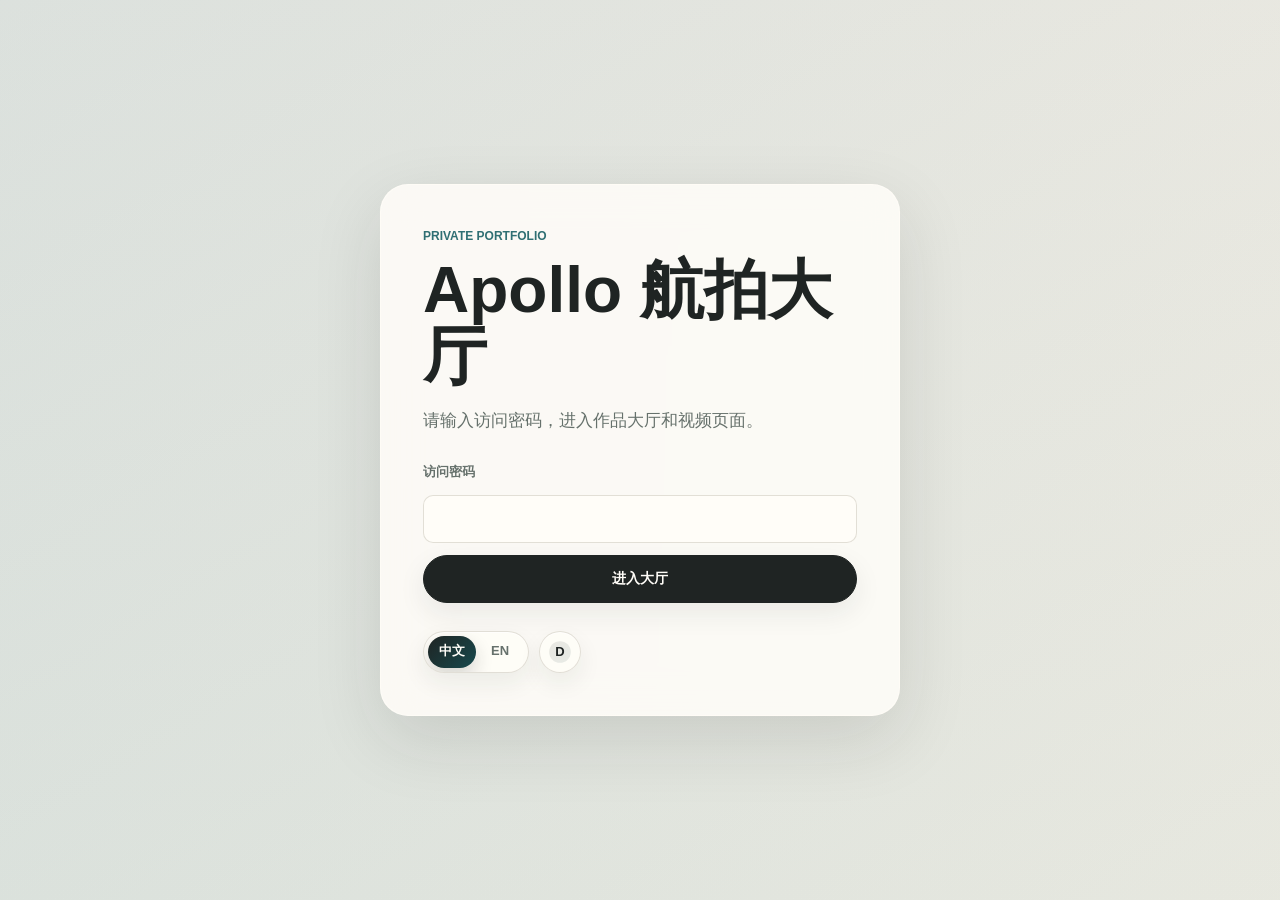
<file: work/video.html>
<!DOCTYPE html>
<html lang="zh-CN" class="auth-locked">
<head>
  <meta charset="UTF-8">
  <meta name="viewport" content="width=device-width, initial-scale=1.0">
  <meta name="description" content="Apollo 航拍作品。">
  <title>Apollo | Video</title>
  <script src="../theme.js"></script>
  <link rel="stylesheet" href="../styles.css">
  <script>window.APOLLO_PROTECTED = true;</script>
  <script src="../auth.js"></script>
</head>
<body>
  <header class="site-header">
    <a class="brand" href="../hall.html" aria-label="Apollo 主页" data-i18n-aria-label="nav.homeLabel">Apollo</a>
    <nav class="nav" aria-label="主导航" data-i18n-aria-label="nav.label">
      <a href="../hall.html#works" data-i18n="nav.works">作品</a><a href="../hall.html#about" data-i18n="nav.about">关于</a><a href="../hall.html#contact" data-i18n="nav.contact">联系</a><a href="../changelog.html" data-i18n="nav.changelog">更新日志</a><a class="manager-link" href="../admin.html" data-i18n="nav.admin">我是管理者</a>
      <div class="language-switch" aria-label="语言切换" data-i18n-aria-label="language.switchLabel"><button type="button" data-lang-button="zh">中文</button><button type="button" data-lang-button="en">EN</button></div>
      <button class="theme-toggle" type="button" data-theme-toggle aria-label="切换深色模式"><span data-theme-icon aria-hidden="true">D</span></button>
    </nav>
  </header>
  <main class="work-page">
    <section class="work-hero">
      <div>
        <p class="eyebrow" data-i18n="work.eyebrow">Aerial Work</p><h1 data-video-title data-i18n="work.loading">作品加载中</h1>
        <div class="work-meta"><span data-video-region></span><span data-video-meta></span></div>
        <div class="page-actions"><a class="button primary" href="../hall.html#works" data-back-link data-i18n="work.back">返回作品</a><a class="button secondary" href="mailto:apollo@example.com" data-i18n="work.contact">联系 Apollo</a></div>
      </div>
      <div class="media-frame video-frame"><video class="work-video" controls preload="metadata" playsinline data-video-player></video></div>
    </section>
    <section class="story-grid"><dl><div><dt data-i18n="work.location">地区</dt><dd data-video-region-detail></dd></div><div><dt data-i18n="work.gear">设备</dt><dd data-video-gear>Drone Camera</dd></div><div><dt data-i18n="work.shootingTime">拍摄时间</dt><dd data-video-shoot-date></dd></div><div><dt data-i18n="work.status">状态</dt><dd data-i18n="work.realVideo">真实视频</dd></div></dl><div class="story-text"><p data-video-description></p></div></section>

    <section class="likes-section" aria-labelledby="likes-title" data-likes-section>
      <div>
        <p class="eyebrow" data-i18n="likes.eyebrow">Likes</p>
        <h2 id="likes-title" data-i18n="likes.title">喜欢这个作品吗？</h2>
      </div>
      <div class="likes-panel">
        <button class="like-button" type="button" data-like-button>
          <span data-like-icon aria-hidden="true">+</span>
          <span data-like-button-text data-i18n="likes.button">点赞</span>
        </button>
        <p data-like-count-text>0 个赞</p>
      </div>
    </section>

    <section class="comments-section" aria-labelledby="comments-title">
      <p class="eyebrow" data-i18n="comments.eyebrow">Comments</p>
      <h2 id="comments-title" data-i18n="comments.title">留言评价</h2>
      <div class="comments-box" data-comments></div>
    </section>
  </main>
  <script src="../language.js"></script>
  <script src="../loading.js"></script>
  <script src="../video-page.js"></script>
  <script src="../likes.js"></script>
  <script src="../comments.js"></script>
</body>
</html>
</file>
<file: styles.css>
:root {
  --bg: #f7f6f1;
  --paper: #fffdf8;
  --ink: #1f2423;
  --muted: #66716c;
  --line: #dedbd2;
  --accent: #2f6f73;
  --accent-dark: #17494d;
  --sun: #d8924a;
  --shadow: 0 24px 70px rgba(31, 36, 35, 0.12);
}

* {
  box-sizing: border-box;
}

html {
  scroll-behavior: smooth;
}

.auth-locked body {
  visibility: hidden;
}

body {
  margin: 0;
  background: var(--bg);
  color: var(--ink);
  font-family: Inter, "PingFang SC", "Microsoft YaHei", Arial, sans-serif;
  line-height: 1.6;
}

.gate-body {
  min-height: 100vh;
  background:
    linear-gradient(145deg, rgba(23, 73, 77, 0.12), rgba(216, 146, 74, 0.08)),
    linear-gradient(180deg, #f7f6f1 0%, #e8efec 100%);
}

.gate-page {
  display: grid;
  min-height: 100vh;
  place-items: center;
  padding: 32px 6vw;
}

.gate-panel {
  display: grid;
  gap: 28px;
  width: min(100%, 520px);
  padding: 42px;
  border: 1px solid var(--line);
  background: rgba(255, 253, 248, 0.88);
  box-shadow: var(--shadow);
}

.gate-panel h1 {
  margin-bottom: 18px;
  font-size: clamp(38px, 7vw, 64px);
}

.gate-text {
  margin-bottom: 0;
  color: var(--muted);
  font-size: 17px;
}

.gate-form {
  display: grid;
  gap: 12px;
}

.gate-form label {
  color: var(--muted);
  font-size: 13px;
  font-weight: 700;
}

.gate-form input {
  width: 100%;
  min-height: 48px;
  padding: 0 14px;
  border: 1px solid var(--line);
  background: var(--paper);
  color: var(--ink);
  font: inherit;
  font-size: 18px;
}

.gate-form input:focus {
  border-color: var(--accent);
  outline: 2px solid rgba(47, 111, 115, 0.18);
  outline-offset: 0;
}

.gate-error {
  margin: 0;
  color: #9b342d;
  font-size: 14px;
  font-weight: 700;
}

.gate-language {
  justify-self: start;
}

a {
  color: inherit;
  text-decoration: none;
}

.site-header {
  position: sticky;
  top: 0;
  z-index: 10;
  display: flex;
  align-items: center;
  justify-content: space-between;
  min-height: 72px;
  padding: 0 6vw;
  background: rgba(247, 246, 241, 0.84);
  border-bottom: 1px solid rgba(222, 219, 210, 0.7);
  backdrop-filter: blur(18px);
}

.brand {
  font-size: 20px;
  font-weight: 700;
  letter-spacing: 0;
}

.nav {
  display: flex;
  align-items: center;
  gap: 28px;
  color: var(--muted);
  font-size: 14px;
}

.nav a:hover {
  color: var(--ink);
}

.language-switch {
  display: inline-grid;
  grid-template-columns: 1fr 1fr;
  gap: 2px;
  padding: 2px;
  border: 1px solid var(--line);
  background: rgba(255, 253, 248, 0.72);
}

.language-switch button {
  min-width: 46px;
  min-height: 32px;
  padding: 0 10px;
  border: 0;
  background: transparent;
  color: var(--muted);
  cursor: pointer;
  font: inherit;
  font-size: 13px;
  font-weight: 700;
}

.language-switch button.is-active {
  background: var(--ink);
  color: var(--paper);
}

.language-switch button:focus-visible {
  outline: 2px solid var(--accent);
  outline-offset: 2px;
}

.hero {
  display: grid;
  grid-template-columns: minmax(0, 0.95fr) minmax(340px, 1.05fr);
  gap: 48px;
  align-items: center;
  min-height: calc(100vh - 72px);
  padding: 54px 6vw 72px;
}

.hero-copy {
  position: relative;
  z-index: 3;
  max-width: 680px;
}

.eyebrow {
  margin: 0 0 12px;
  color: var(--accent);
  font-size: 12px;
  font-weight: 700;
  letter-spacing: 0;
  text-transform: uppercase;
}

h1,
h2,
h3,
p {
  margin-top: 0;
}

h1 {
  max-width: 780px;
  margin-bottom: 24px;
  font-size: clamp(42px, 7vw, 86px);
  line-height: 1.02;
  letter-spacing: 0;
}

h2 {
  margin-bottom: 0;
  font-size: clamp(30px, 4vw, 48px);
  line-height: 1.1;
  letter-spacing: 0;
}

h3 {
  margin-bottom: 8px;
  font-size: 24px;
  line-height: 1.2;
  letter-spacing: 0;
}

.hero-text {
  max-width: 600px;
  margin-bottom: 30px;
  color: var(--muted);
  font-size: 18px;
}

.hero-actions,
.page-actions {
  position: relative;
  z-index: 4;
  display: flex;
  flex-wrap: wrap;
  gap: 12px;
}

.button {
  display: inline-flex;
  align-items: center;
  justify-content: center;
  min-height: 46px;
  padding: 0 20px;
  border: 1px solid var(--ink);
  font-size: 14px;
  font-weight: 700;
  transition: transform 160ms ease, background 160ms ease, color 160ms ease;
}

.button:hover {
  transform: translateY(-2px);
}

.button.primary {
  background: var(--ink);
  color: var(--paper);
}

.button.secondary {
  background: transparent;
  color: var(--ink);
}

.work-choice {
  position: relative;
  display: inline-flex;
}

.work-choice-menu {
  position: absolute;
  top: calc(100% + 10px);
  left: 0;
  z-index: 30;
  display: grid;
  width: max-content;
  min-width: 190px;
  padding: 8px;
  border: 1px solid rgba(222, 219, 210, 0.86);
  border-radius: 18px;
  background: rgba(255, 253, 248, 0.94);
  box-shadow: 0 18px 40px rgba(31, 36, 35, 0.14);
  backdrop-filter: blur(14px);
}

.work-choice-menu[hidden] {
  display: none;
}

.work-choice-menu a {
  padding: 11px 12px;
  border-radius: 12px;
  color: var(--ink);
  font-size: 14px;
  font-weight: 700;
  white-space: nowrap;
  transition: background 160ms ease, color 160ms ease;
}

.work-choice-menu a:hover,
.work-choice-menu a:focus-visible {
  background: rgba(47, 111, 115, 0.1);
  color: var(--accent-dark);
  outline: none;
}

@media (max-width: 620px) {
  .work-choice {
    width: 100%;
  }

  .work-choice .button {
    width: 100%;
  }

  .work-choice-menu {
    left: 0;
    right: 0;
    width: min(100%, calc(100vw - 12vw));
    min-width: 0;
  }
}

.hero-visual {
  position: relative;
  display: block;
  overflow: hidden;
  min-height: 580px;
  border: 1px solid var(--line);
  background:
    linear-gradient(145deg, rgba(23, 73, 77, 0.12), rgba(216, 146, 74, 0.06)),
    radial-gradient(circle at 72% 28%, rgba(216, 146, 74, 0.34), transparent 28%),
    linear-gradient(180deg, #d7e8ea 0%, #eef2ec 38%, #b6c8ba 39%, #667f75 100%);
  box-shadow: var(--shadow);
}

.skyline {
  position: absolute;
  inset: 48% 0 0;
  background:
    linear-gradient(118deg, transparent 0 36%, rgba(255, 253, 248, 0.44) 36% 37%, transparent 37%),
    linear-gradient(36deg, rgba(23, 73, 77, 0.22) 0 18%, transparent 18%),
    repeating-linear-gradient(90deg, rgba(31, 36, 35, 0.2) 0 1px, transparent 1px 64px);
}
.flight-path {
  position: absolute;
  right: 13%;
  bottom: 18%;
  width: 38%;
  aspect-ratio: 1;
  border: 1px solid rgba(255, 253, 248, 0.72);
  border-left-color: transparent;
  border-bottom-color: transparent;
  border-radius: 50%;
  transform: rotate(-18deg);
}

.hero-caption {
  position: absolute;
  left: 24px;
  right: 24px;
  bottom: 24px;
  display: flex;
  justify-content: space-between;
  gap: 16px;
  padding-top: 18px;
  color: var(--paper);
  border-top: 1px solid rgba(255, 253, 248, 0.5);
}

.hero-caption span {
  color: rgba(255, 253, 248, 0.76);
  font-size: 13px;
}

.is-hidden {
  display: none;
}

.section {
  padding: 90px 6vw;
}

.map-section {
  padding-top: 24px;
}

.world-map {
  position: relative;
  overflow: hidden;
  min-height: 520px;
  border: 1px solid var(--line);
  background:
    radial-gradient(circle at 18% 22%, rgba(255, 253, 248, 0.68), transparent 28%),
    linear-gradient(180deg, #d7e8e8 0%, #c9dcda 100%);
  box-shadow: var(--shadow);
}

.world-map svg {
  display: block;
  width: 100%;
  min-height: 520px;
}

.map-ocean {
  fill: transparent;
}

.map-grid path {
  fill: none;
  stroke: rgba(47, 111, 115, 0.13);
  stroke-width: 1;
  vector-effect: non-scaling-stroke;
}

.map-land {
  fill: #fffdf8;
  filter: drop-shadow(0 12px 18px rgba(31, 36, 35, 0.08));
  stroke: rgba(47, 111, 115, 0.3);
  stroke-linejoin: round;
  stroke-width: 2;
}

.map-land.island {
  stroke-width: 1.5;
}

.map-pin {
  position: absolute;
  display: inline-flex;
  align-items: center;
  gap: 8px;
  min-height: 38px;
  padding: 0 12px;
  background: var(--ink);
  color: var(--paper);
  font-size: 13px;
  font-weight: 700;
  box-shadow: 0 14px 34px rgba(31, 36, 35, 0.2);
  transform: translate(-50%, -50%);
  transition: transform 160ms ease, background 160ms ease;
}

.map-pin::before {
  content: "";
  width: 10px;
  height: 10px;
  border-radius: 999px;
  background: var(--sun);
  box-shadow: 0 0 0 6px rgba(216, 146, 74, 0.22);
}

.map-pin:hover {
  background: var(--accent-dark);
  transform: translate(-50%, -54%);
}

.pin-east-asia {
  left: 82%;
  top: 43%;
}

.pin-north-america {
  left: 25%;
  top: 40%;
}

.pin-europe {
  left: 56%;
  top: 35%;
}

.region-lists {
  display: grid;
  grid-template-columns: repeat(3, minmax(0, 1fr));
  gap: 18px;
  margin-top: 18px;
}

.region-panel {
  display: grid;
  align-content: start;
  gap: 14px;
  min-height: 220px;
  padding: 24px;
  border: 1px solid var(--line);
  background: var(--paper);
}

.region-panel h3 {
  margin-bottom: 0;
}

.region-item {
  display: grid;
  gap: 4px;
  padding: 16px;
  border: 1px solid var(--line);
  background: rgba(247, 246, 241, 0.72);
  transition: border-color 160ms ease, transform 160ms ease;
}

.region-item:hover {
  border-color: var(--accent);
  transform: translateY(-2px);
}

.region-item span {
  color: var(--accent);
  font-size: 13px;
  font-weight: 700;
}

.region-item strong {
  font-size: 19px;
}

.region-item.featured {
  background: rgba(216, 146, 74, 0.12);
}

.intro {
  display: grid;
  grid-template-columns: minmax(240px, 0.85fr) minmax(0, 1.15fr);
  gap: 40px;
  border-top: 1px solid var(--line);
  border-bottom: 1px solid var(--line);
}

.intro p:last-child,
.section-heading p {
  color: var(--muted);
  font-size: 18px;
}

.section-heading {
  display: flex;
  align-items: end;
  justify-content: space-between;
  gap: 32px;
  margin-bottom: 34px;
}

.section-heading p {
  max-width: 460px;
  margin-bottom: 0;
}

.works-title-block {
  display: grid;
  gap: 4px;
}

.works-title-line {
  position: relative;
  display: flex;
  align-items: center;
  gap: 14px;
  flex-wrap: wrap;
}

.sort-choice {
  position: relative;
  display: inline-flex;
}

.sort-button {
  display: inline-flex;
  align-items: center;
  justify-content: center;
  min-height: 38px;
  padding: 0 14px;
  border: 1px solid rgba(31, 36, 35, 0.18);
  border-radius: 999px;
  background: rgba(255, 253, 248, 0.72);
  color: var(--ink);
  cursor: pointer;
  font: inherit;
  font-size: 13px;
  font-weight: 800;
  white-space: nowrap;
  transition: transform 160ms ease, background 160ms ease, border-color 160ms ease;
}

.sort-button:hover,
.sort-button:focus-visible {
  transform: translateY(-2px);
  border-color: rgba(47, 111, 115, 0.36);
  outline: none;
}

.sort-choice-menu {
  position: absolute;
  top: calc(100% + 10px);
  left: 0;
  z-index: 25;
  display: grid;
  width: max-content;
  min-width: 190px;
  padding: 8px;
  border: 1px solid rgba(222, 219, 210, 0.86);
  border-radius: 18px;
  background: rgba(255, 253, 248, 0.96);
  box-shadow: 0 18px 40px rgba(31, 36, 35, 0.14);
  backdrop-filter: blur(14px);
}

.sort-choice-menu[hidden] {
  display: none;
}

.sort-choice-menu button,
.sort-choice-menu a {
  display: block;
  width: 100%;
  padding: 11px 12px;
  border: 0;
  border-radius: 12px;
  background: transparent;
  color: var(--ink);
  cursor: pointer;
  font: inherit;
  font-size: 14px;
  font-weight: 700;
  text-align: left;
  white-space: nowrap;
  transition: background 160ms ease, color 160ms ease;
}

.sort-choice-menu button:hover,
.sort-choice-menu button:focus-visible,
.sort-choice-menu a:hover,
.sort-choice-menu a:focus-visible {
  background: rgba(47, 111, 115, 0.1);
  color: var(--accent-dark);
  outline: none;
}

.work-grid {
  display: grid;
  grid-template-columns: repeat(3, minmax(0, 1fr));
  gap: 18px;
}

.work-card {
  overflow: hidden;
  background: var(--paper);
  border: 1px solid var(--line);
}

.work-card a {
  display: grid;
  min-height: 100%;
}

.thumb {
  min-height: 310px;
  background-color: #c8d7d2;
}

.thumb.coast {
  background:
    linear-gradient(150deg, transparent 0 48%, rgba(255, 253, 248, 0.72) 48% 50%, transparent 50%),
    linear-gradient(180deg, #b9d8de 0 40%, #d9c59d 40% 48%, #3c777b 48% 100%);
}

.thumb.city {
  background:
    repeating-linear-gradient(30deg, rgba(255, 253, 248, 0.38) 0 2px, transparent 2px 34px),
    linear-gradient(135deg, #9eb0aa, #2f4e55 60%, #d8924a);
}

.thumb.mountain {
  background:
    linear-gradient(135deg, transparent 0 42%, rgba(255, 253, 248, 0.42) 42% 43%, transparent 43%),
    linear-gradient(25deg, #263d35 0 34%, #6c8272 34% 58%, #d7e2d8 58% 100%);
}

.thumb.switzerland {
  background:
    linear-gradient(120deg, transparent 0 46%, rgba(255, 253, 248, 0.5) 46% 48%, transparent 48%),
    repeating-linear-gradient(18deg, rgba(255, 253, 248, 0.24) 0 2px, transparent 2px 42px),
    linear-gradient(145deg, #7f9c70 0%, #d7d2a1 48%, #5f7f68 100%);
}

.video-preview {
  position: relative;
  overflow: hidden;
  background: #c8d7d2;
}

.video-preview video {
  display: block;
  width: 100%;
  height: 100%;
  min-height: inherit;
  object-fit: cover;
  transform: scale(1.001);
}

.video-preview::after {
  content: "";
  position: absolute;
  inset: 0;
  background: linear-gradient(180deg, transparent 52%, rgba(31, 36, 35, 0.24));
  opacity: 0.72;
  pointer-events: none;
  transition: opacity 220ms ease;
}

.work-card:hover .video-preview::after,
.work-card:focus-within .video-preview::after {
  opacity: 0.28;
}

.work-card-copy {
  padding: 24px;
}

.work-card-copy span {
  display: block;
  margin-bottom: 10px;
  color: var(--accent);
  font-size: 13px;
  font-weight: 700;
}

.work-card-copy p {
  margin-bottom: 0;
  color: var(--muted);
}

.contact {
  display: flex;
  align-items: center;
  justify-content: space-between;
  gap: 28px;
  background: var(--accent-dark);
  color: var(--paper);
}

.contact .eyebrow {
  color: #f1bf74;
}

.contact .button.primary {
  border-color: var(--paper);
  background: var(--paper);
  color: var(--accent-dark);
}

.site-footer {
  display: flex;
  justify-content: space-between;
  gap: 20px;
  padding: 28px 6vw;
  color: var(--muted);
  font-size: 14px;
}

.work-page {
  padding: 42px 6vw 90px;
}

.work-hero {
  display: grid;
  grid-template-columns: minmax(0, 0.8fr) minmax(340px, 1.2fr);
  gap: 38px;
  align-items: end;
  margin-bottom: 34px;
}

.work-meta {
  display: flex;
  flex-wrap: wrap;
  gap: 10px;
  margin: 22px 0 28px;
  color: var(--muted);
  font-size: 14px;
}

.work-meta span {
  padding: 6px 10px;
  border: 1px solid var(--line);
  background: rgba(255, 253, 248, 0.56);
}

.media-frame {
  overflow: hidden;
  min-height: 560px;
  border: 1px solid var(--line);
  background: var(--paper);
  box-shadow: var(--shadow);
}

.video-frame {
  display: grid;
  place-items: center;
  background: #111817;
}

.work-video {
  display: block;
  width: 100%;
  height: 100%;
  min-height: 560px;
  object-fit: contain;
  background: #111817;
}

.media-placeholder {
  display: grid;
  place-items: end start;
  min-height: 560px;
  padding: 28px;
  color: var(--paper);
}

.media-placeholder.coast,
.media-placeholder.city,
.media-placeholder.mountain {
  background-size: cover;
}

.media-placeholder.coast {
  background:
    linear-gradient(180deg, transparent, rgba(31, 36, 35, 0.58)),
    linear-gradient(140deg, #bedde4 0 42%, #e5c98e 42% 52%, #2f6f73 52% 100%);
}

.media-placeholder.city {
  background:
    linear-gradient(180deg, transparent, rgba(31, 36, 35, 0.6)),
    repeating-linear-gradient(90deg, rgba(255, 253, 248, 0.3) 0 2px, transparent 2px 58px),
    linear-gradient(125deg, #2e454a, #98aaa5 50%, #d8924a);
}

.media-placeholder.mountain {
  background:
    linear-gradient(180deg, transparent, rgba(31, 36, 35, 0.62)),
    linear-gradient(35deg, #21352f 0 35%, #81917f 35% 62%, #e8ece0 62% 100%);
}

.media-placeholder p {
  max-width: 360px;
  margin: 0;
  color: rgba(255, 253, 248, 0.82);
}

.story-grid {
  display: grid;
  grid-template-columns: minmax(240px, 0.7fr) minmax(0, 1.3fr);
  gap: 44px;
  padding-top: 48px;
  border-top: 1px solid var(--line);
}

.story-grid dl {
  display: grid;
  gap: 16px;
  margin: 0;
}

.story-grid dt {
  color: var(--muted);
  font-size: 13px;
}

.story-grid dd {
  margin: 2px 0 0;
  font-weight: 700;
}

.story-text {
  color: var(--muted);
  font-size: 18px;
}

@media (max-width: 900px) {
  .hero,
  .intro,
  .work-hero,
  .story-grid {
    grid-template-columns: 1fr;
  }

  .hero {
    min-height: auto;
  }

  .hero-visual,
  .media-frame,
  .media-placeholder,
  .world-map,
  .world-map svg {
    min-height: 430px;
  }

  .section-heading,
  .contact {
    align-items: flex-start;
    flex-direction: column;
  }

  .work-grid {
    grid-template-columns: 1fr;
  }

  .region-lists {
    grid-template-columns: 1fr;
  }
}

@media (max-width: 620px) {
  .site-header {
    align-items: flex-start;
    flex-direction: column;
    gap: 12px;
    padding-top: 16px;
    padding-bottom: 16px;
  }

  .nav {
    width: 100%;
    flex-wrap: wrap;
    justify-content: flex-start;
    gap: 12px;
  }

  .language-switch {
    margin-left: auto;
  }

  .hero,
  .section,
  .work-page {
    padding-left: 22px;
    padding-right: 22px;
  }

  .hero-visual,
  .media-frame,
  .media-placeholder,
  .work-video,
  .world-map,
  .world-map svg {
    min-height: 340px;
  }

  .map-pin {
    min-height: 34px;
    padding: 0 10px;
    font-size: 12px;
  }

  .hero-caption,
  .site-footer {
    flex-direction: column;
  }
}

.manager-link {
  color: var(--accent-dark);
  font-weight: 700;
}

.admin-body {
  min-height: 100vh;
  background: var(--bg);
}

.admin-page {
  padding: 56px 6vw 90px;
}

.admin-lock {
  display: grid;
  gap: 20px;
  width: min(100%, 520px);
  margin: 8vh auto 0;
  padding: 42px;
  border: 1px solid var(--line);
  background: var(--paper);
  box-shadow: var(--shadow);
}

.admin-lock h1,
.admin-panel h1 {
  margin-bottom: 0;
  font-size: clamp(36px, 6vw, 64px);
}

.admin-grid {
  display: grid;
  grid-template-columns: minmax(0, 1.25fr) minmax(320px, 0.75fr);
  gap: 22px;
}

.admin-card {
  display: grid;
  align-content: start;
  gap: 18px;
  padding: 28px;
  border: 1px solid var(--line);
  background: var(--paper);
}

.admin-card h2 {
  margin-bottom: 0;
  font-size: 28px;
}

.admin-card label {
  display: grid;
  gap: 8px;
  color: var(--muted);
  font-size: 13px;
  font-weight: 700;
}

.admin-card input,
.admin-card select,
.admin-card textarea {
  width: 100%;
  min-height: 44px;
  padding: 10px 12px;
  border: 1px solid var(--line);
  background: var(--paper);
  color: var(--ink);
  font: inherit;
  font-size: 15px;
}

.admin-card textarea {
  resize: vertical;
}

.admin-two-cols {
  display: grid;
  grid-template-columns: repeat(2, minmax(0, 1fr));
  gap: 14px;
}

.admin-note,
.admin-status {
  margin: 0;
  color: var(--muted);
}

.admin-status {
  font-weight: 700;
}

.admin-list {
  display: grid;
  gap: 12px;
}

.admin-list-item {
  display: flex;
  align-items: center;
  justify-content: space-between;
  gap: 12px;
  padding: 14px;
  border: 1px solid var(--line);
  background: rgba(247, 246, 241, 0.72);
}

.admin-list-item div {
  display: grid;
  gap: 4px;
}

.admin-list-item span {
  color: var(--muted);
  font-size: 13px;
}


@media (max-width: 900px) {
  .admin-grid,
  .admin-two-cols {
    grid-template-columns: 1fr;
  }

  .admin-lock,
  .admin-card {
    padding: 24px;
  }
}

.hero-featured-link {
  color: var(--paper);
  font-weight: 700;
  border-bottom: 1px solid rgba(255, 253, 248, 0.48);
  transition: border-color 160ms ease, color 160ms ease;
}

.hero-featured-link:hover,
.hero-featured-link:focus-visible {
  color: #f1bf74;
  border-bottom-color: currentColor;
}

.admin-card .admin-check {
  display: inline-flex;
  align-items: center;
  gap: 8px;
  color: var(--muted);
  font-size: 13px;
  font-weight: 700;
}

.admin-card .admin-check input {
  width: 16px;
  min-height: 16px;
  padding: 0;
}

.likes-section {
  display: flex;
  align-items: center;
  justify-content: space-between;
  gap: 24px;
  margin-top: 44px;
  padding: 26px;
  border: 1px solid rgba(222, 219, 210, 0.78);
  border-radius: var(--radius-md);
  background: rgba(255, 253, 248, 0.72);
  box-shadow: var(--soft-shadow);
}

.likes-section h2 {
  font-size: clamp(24px, 3vw, 34px);
}

.likes-panel {
  display: flex;
  align-items: center;
  gap: 14px;
}

.like-button {
  display: inline-flex;
  align-items: center;
  gap: 9px;
  min-height: 46px;
  padding: 0 18px;
  border: 1px solid rgba(31, 36, 35, 0.2);
  border-radius: 999px;
  background: var(--ink);
  color: var(--paper);
  cursor: pointer;
  font: inherit;
  font-size: 14px;
  font-weight: 800;
  transition: transform 160ms ease, background 160ms ease, color 160ms ease, border-color 160ms ease;
}

.like-button:hover,
.like-button:focus-visible {
  transform: translateY(-2px);
  outline: none;
}

.like-button.is-liked {
  border-color: rgba(47, 111, 115, 0.32);
  background: rgba(47, 111, 115, 0.12);
  color: var(--accent-dark);
}

.like-button span:first-child {
  font-size: 18px;
  line-height: 1;
}

.likes-panel p {
  margin: 0;
  color: var(--muted);
  font-size: 14px;
  font-weight: 700;
}

.comments-section {
  display: grid;
  gap: 16px;
  margin-top: 64px;
  padding-top: 44px;
  border-top: 1px solid var(--line);
}

.comments-section h2 {
  font-size: clamp(28px, 4vw, 42px);
}

.comments-box {
  display: grid;
  gap: 20px;
  min-height: 180px;
  padding: 20px;
  border: 1px solid var(--line);
  background: var(--paper);
}

.comment-tabs {
  display: inline-grid;
  grid-template-columns: 1fr 1fr;
  gap: 4px;
  width: min(100%, 420px);
  padding: 4px;
  border: 1px solid rgba(222, 219, 210, 0.86);
  border-radius: 999px;
  background: rgba(247, 246, 241, 0.7);
}

.comment-tab {
  min-height: 40px;
  padding: 0 14px;
  border: 0;
  border-radius: 999px;
  background: transparent;
  color: var(--muted);
  cursor: pointer;
  font: inherit;
  font-size: 13px;
  font-weight: 800;
  transition: background 160ms ease, color 160ms ease, transform 160ms ease;
}

.comment-tab:hover,
.comment-tab:focus-visible {
  color: var(--ink);
  outline: none;
}

.comment-tab.is-active {
  background: var(--ink);
  color: var(--paper);
}

.comment-panel {
  display: grid;
  gap: 18px;
}

.comment-panel[hidden] {
  display: none;
}

.comment-note,
.comment-status,
.comment-empty {
  margin: 0;
  color: var(--muted);
  font-size: 14px;
}

.anonymous-comment-form {
  display: grid;
  gap: 14px;
}

.anonymous-comment-form label {
  display: grid;
  gap: 7px;
  color: var(--muted);
  font-size: 13px;
  font-weight: 800;
}

.anonymous-comment-form input,
.anonymous-comment-form textarea {
  width: 100%;
  padding: 12px 13px;
  border: 1px solid rgba(222, 219, 210, 0.88);
  border-radius: 14px;
  background: rgba(255, 253, 248, 0.86);
  color: var(--ink);
  font: inherit;
  font-size: 15px;
}

.anonymous-comment-form textarea {
  resize: vertical;
}

.anonymous-comment-form input:focus,
.anonymous-comment-form textarea:focus {
  border-color: var(--accent);
  box-shadow: 0 0 0 4px rgba(47, 111, 115, 0.13);
  outline: 0;
}

.anonymous-comment-list {
  display: grid;
  gap: 12px;
}

.anonymous-comment {
  display: grid;
  gap: 9px;
  padding: 15px;
  border: 1px solid rgba(222, 219, 210, 0.78);
  border-radius: 16px;
  background: rgba(255, 253, 248, 0.74);
}

.anonymous-comment div {
  display: flex;
  align-items: center;
  justify-content: space-between;
  gap: 12px;
}

.anonymous-comment strong {
  font-size: 14px;
}

.anonymous-comment time {
  color: var(--muted);
  font-size: 12px;
}

.anonymous-comment p {
  margin: 0;
  color: var(--ink);
}


/* Visual polish pass */
:root {
  --radius-xs: 10px;
  --radius-sm: 14px;
  --radius-md: 20px;
  --radius-lg: 28px;
  --soft-shadow: 0 18px 45px rgba(31, 36, 35, 0.10);
  --lift-shadow: 0 28px 70px rgba(31, 36, 35, 0.16);
  --glass: rgba(255, 253, 248, 0.72);
}

body {
  background:
    radial-gradient(circle at 10% 0%, rgba(216, 146, 74, 0.12), transparent 32%),
    radial-gradient(circle at 92% 12%, rgba(47, 111, 115, 0.12), transparent 34%),
    linear-gradient(180deg, #fbfaf6 0%, var(--bg) 42%, #eef4f1 100%);
  text-rendering: optimizeLegibility;
}

.site-header {
  min-height: 76px;
  border-bottom: 1px solid rgba(222, 219, 210, 0.54);
  background: rgba(251, 250, 246, 0.78);
  box-shadow: 0 10px 34px rgba(31, 36, 35, 0.055);
}

.brand {
  display: inline-flex;
  align-items: center;
  gap: 10px;
}

.brand::before {
  content: "";
  width: 11px;
  height: 11px;
  border-radius: 999px;
  background: linear-gradient(135deg, var(--sun), var(--accent));
  box-shadow: 0 0 0 5px rgba(216, 146, 74, 0.16);
}

.nav a {
  position: relative;
  padding: 6px 0;
  transition: color 180ms ease;
}

.nav a::after {
  content: "";
  position: absolute;
  left: 0;
  right: 0;
  bottom: 0;
  height: 2px;
  border-radius: 999px;
  background: currentColor;
  opacity: 0;
  transform: scaleX(0.4);
  transition: opacity 180ms ease, transform 180ms ease;
}

.nav a:hover::after,
.nav a:focus-visible::after {
  opacity: 0.42;
  transform: scaleX(1);
}

.language-switch {
  position: relative;
  display: inline-grid;
  grid-template-columns: 1fr 1fr;
  gap: 0;
  min-width: 104px;
  padding: 4px;
  border: 1px solid rgba(222, 219, 210, 0.9);
  border-radius: 999px;
  background: rgba(255, 253, 248, 0.78);
  box-shadow: inset 0 1px 0 rgba(255, 255, 255, 0.7), 0 10px 24px rgba(31, 36, 35, 0.07);
  overflow: hidden;
}

.language-switch::before {
  content: "";
  position: absolute;
  top: 4px;
  bottom: 4px;
  left: 4px;
  width: calc(50% - 4px);
  border-radius: 999px;
  background: linear-gradient(135deg, var(--ink), var(--accent-dark));
  box-shadow: 0 8px 18px rgba(31, 36, 35, 0.18);
  transform: translateX(0);
  transition: transform 240ms cubic-bezier(0.2, 0.8, 0.2, 1);
}

.language-switch:has([data-lang-button="en"].is-active)::before {
  transform: translateX(100%);
}

.language-switch button {
  position: relative;
  z-index: 1;
  min-width: 48px;
  min-height: 32px;
  border-radius: 999px;
  transition: color 180ms ease, transform 180ms ease;
}

.language-switch button.is-active {
  background: transparent;
  color: var(--paper);
}

.language-switch button:hover {
  transform: translateY(-1px);
}

.button {
  min-height: 48px;
  border-radius: 999px;
  box-shadow: 0 10px 28px rgba(31, 36, 35, 0.08);
  transition: transform 180ms ease, background 180ms ease, color 180ms ease, border-color 180ms ease, box-shadow 180ms ease;
}

.button:hover {
  transform: translateY(-3px);
  box-shadow: 0 18px 38px rgba(31, 36, 35, 0.14);
}

.button.secondary {
  border-color: rgba(31, 36, 35, 0.2);
  background: rgba(255, 253, 248, 0.58);
  backdrop-filter: blur(10px);
}

.hero {
  gap: clamp(36px, 5vw, 72px);
  padding-top: clamp(56px, 8vw, 96px);
}

.hero-copy {
  animation: fade-rise 520ms ease both;
}

.hero-text,
.intro p:last-child,
.section-heading p,
.story-text {
  line-height: 1.78;
}

.hero-visual,
.world-map,
.media-frame,
.gate-panel,
.admin-lock,
.admin-card,
.comments-box {
  border-radius: var(--radius-lg);
}

.hero-visual {
  border-color: rgba(255, 253, 248, 0.72);
  box-shadow: var(--lift-shadow);
  isolation: isolate;
}

.hero-visual::after {
  content: "";
  position: absolute;
  inset: 0;
  border-radius: inherit;
  background: linear-gradient(180deg, rgba(255, 253, 248, 0.18), transparent 38%, rgba(31, 36, 35, 0.12));
  pointer-events: none;
}

.hero-featured-card {
  cursor: pointer;
  transition: transform 180ms ease, box-shadow 180ms ease;
}

.hero-featured-card:hover,
.hero-featured-card:focus-visible {
  transform: translateY(-3px);
}

.hero-featured-card:focus-visible {
  outline: 3px solid rgba(47, 111, 115, 0.32);
  outline-offset: 4px;
}

.hero-featured-video {
  position: absolute;
  inset: 0;
  z-index: 0;
  width: 100%;
  height: 100%;
  object-fit: cover;
  opacity: 0;
  transition: opacity 360ms ease;
}

.hero-featured-video.is-ready {
  opacity: 1;
}

.hero-featured-video + .skyline {
  opacity: 0.32;
  mix-blend-mode: soft-light;
}


.flight-path {
  animation: orbit-glow 5.4s ease-in-out infinite;
}

.hero-caption {
  z-index: 1;
  left: 28px;
  right: 28px;
  bottom: 28px;
  align-items: center;
  padding: 16px 18px;
  border: 1px solid rgba(255, 253, 248, 0.28);
  border-radius: 18px;
  background: rgba(31, 36, 35, 0.22);
  backdrop-filter: blur(14px);
}

.hero-featured-link {
  padding: 4px 0;
}

.section {
  padding-block: clamp(78px, 9vw, 118px);
}

.section-heading {
  margin-bottom: 42px;
}

.world-map,
.region-panel,
.work-card,
.media-frame,
.comments-box {
  box-shadow: var(--soft-shadow);
}

.world-map {
  border-color: rgba(255, 253, 248, 0.8);
}

.map-pin,
.region-item,
.work-card,
.admin-list-item,
.work-meta span {
  border-radius: var(--radius-sm);
}

.map-pin {
  padding-inline: 14px;
}

.region-panel {
  border-radius: var(--radius-md);
  border-color: rgba(222, 219, 210, 0.72);
  background: rgba(255, 253, 248, 0.82);
}

.region-item {
  background: rgba(255, 253, 248, 0.72);
  box-shadow: 0 8px 22px rgba(31, 36, 35, 0.06);
}

.work-grid {
  gap: 22px;
}

.work-card {
  border-color: rgba(222, 219, 210, 0.72);
  border-radius: var(--radius-lg);
  transition: transform 220ms ease, box-shadow 220ms ease, border-color 220ms ease;
}

.work-card:hover {
  border-color: rgba(47, 111, 115, 0.36);
  transform: translateY(-6px);
  box-shadow: var(--lift-shadow);
}

.work-card a {
  overflow: hidden;
  border-radius: inherit;
}

.thumb {
  min-height: 300px;
  transition: transform 420ms ease, filter 220ms ease;
}

.work-card:hover .thumb {
  transform: scale(1.035);
  filter: saturate(1.05) contrast(1.02);
}

.work-card-copy {
  position: relative;
  z-index: 1;
  background: var(--paper);
}

.contact {
  border-radius: var(--radius-lg) var(--radius-lg) 0 0;
  margin: 0 6vw;
  padding-inline: clamp(28px, 5vw, 56px);
  box-shadow: var(--lift-shadow);
}

.site-footer {
  padding-inline: 6vw;
}

.work-page {
  padding-top: clamp(46px, 6vw, 78px);
}

.work-meta span {
  border-color: rgba(222, 219, 210, 0.78);
  background: rgba(255, 253, 248, 0.72);
}

.story-grid {
  border-top-color: rgba(222, 219, 210, 0.78);
}

.gate-panel,
.admin-lock,
.admin-card {
  border-color: rgba(255, 253, 248, 0.8);
  background: rgba(255, 253, 248, 0.86);
  backdrop-filter: blur(18px);
}

.gate-form input,
.admin-card input,
.admin-card select,
.admin-card textarea {
  border-radius: var(--radius-xs);
  border-color: rgba(222, 219, 210, 0.88);
  transition: border-color 160ms ease, box-shadow 160ms ease, background 160ms ease;
}

.gate-form input:focus,
.admin-card input:focus,
.admin-card select:focus,
.admin-card textarea:focus {
  border-color: var(--accent);
  box-shadow: 0 0 0 4px rgba(47, 111, 115, 0.13);
  outline: 0;
}

.comments-section {
  border-top-color: rgba(222, 219, 210, 0.78);
}

.comments-box {
  background: rgba(255, 253, 248, 0.86);
}

@keyframes fade-rise {
  from {
    opacity: 0;
    transform: translateY(14px);
  }
  to {
    opacity: 1;
    transform: translateY(0);
  }
}

@keyframes orbit-glow {
  0%, 100% {
    opacity: 0.72;
    transform: rotate(-18deg) scale(1);
  }
  50% {
    opacity: 1;
    transform: rotate(-10deg) scale(1.035);
  }
}

@media (prefers-reduced-motion: reduce) {
  *,
  *::before,
  *::after {
    animation-duration: 0.001ms !important;
    animation-iteration-count: 1 !important;
    scroll-behavior: auto !important;
    transition-duration: 0.001ms !important;
  }
}

@media (max-width: 900px) {
  .site-header {
    align-items: flex-start;
    padding-top: 14px;
    padding-bottom: 14px;
  }

  .nav {
    gap: 14px;
  }

  .hero-caption {
    left: 18px;
    right: 18px;
    bottom: 18px;
  }

  .contact {
    margin-inline: 0;
    border-radius: 0;
  }

  .likes-section {
    align-items: flex-start;
    flex-direction: column;
  }

  .comment-tabs {
    width: 100%;
  }

  .anonymous-comment div {
    align-items: flex-start;
    flex-direction: column;
    gap: 2px;
  }
}


.region-panel.is-region-hidden {
  display: none;
}

.region-lists.is-filtered {
  grid-template-columns: minmax(0, 1fr);
}

.region-lists.is-filtered .region-panel {
  min-height: auto;
}

.map-pin.is-active {
  background: var(--accent-dark);
  transform: translate(-50%, -56%);
  box-shadow: 0 20px 46px rgba(23, 73, 77, 0.28);
}

.map-pin.is-active::before {
  background: var(--paper);
  box-shadow: 0 0 0 7px rgba(255, 253, 248, 0.24);
}

.work-search {
  display: grid;
  gap: 8px;
  width: min(100%, 360px);
}

.work-search label {
  color: var(--accent);
  font-size: 12px;
  font-weight: 700;
  text-transform: uppercase;
}

.work-search input {
  width: 100%;
  min-height: 46px;
  padding: 0 16px;
  border: 1px solid rgba(222, 219, 210, 0.9);
  border-radius: 999px;
  background: rgba(255, 253, 248, 0.82);
  color: var(--ink);
  font: inherit;
  box-shadow: 0 12px 28px rgba(31, 36, 35, 0.07);
  transition: border-color 160ms ease, box-shadow 160ms ease, background 160ms ease;
}

.work-search input:focus {
  border-color: var(--accent);
  background: var(--paper);
  box-shadow: 0 0 0 4px rgba(47, 111, 115, 0.13), 0 16px 34px rgba(31, 36, 35, 0.1);
  outline: 0;
}

.work-card.is-search-hidden {
  display: none;
}

@media (max-width: 900px) {
  .work-search {
    width: 100%;
  }

  .works-title-line {
    align-items: flex-start;
    flex-direction: column;
  }

  .sort-choice,
  .sort-button {
    width: 100%;
  }

  .sort-choice-menu {
    left: 0;
    right: 0;
    width: min(100%, calc(100vw - 12vw));
    min-width: 0;
  }
}

/* Theme controls and dark mode */
:root {
  color-scheme: light;
}

.gate-controls {
  display: inline-flex;
  align-items: center;
  gap: 10px;
  justify-self: start;
}

.theme-toggle {
  position: relative;
  display: inline-grid;
  width: 42px;
  min-width: 42px;
  height: 42px;
  min-height: 42px;
  place-items: center;
  border: 1px solid rgba(222, 219, 210, 0.9);
  border-radius: 999px;
  background: rgba(255, 253, 248, 0.78);
  color: var(--ink);
  cursor: pointer;
  font: inherit;
  font-size: 13px;
  font-weight: 900;
  line-height: 1;
  box-shadow: inset 0 1px 0 rgba(255, 255, 255, 0.7), 0 10px 24px rgba(31, 36, 35, 0.07);
  overflow: hidden;
  transition: transform 180ms ease, border-color 180ms ease, background 180ms ease, color 180ms ease, box-shadow 180ms ease;
}

.theme-toggle::before {
  content: "";
  position: absolute;
  inset: 5px;
  border-radius: inherit;
  background: linear-gradient(135deg, var(--ink), var(--accent-dark));
  opacity: 0.1;
  transform: scale(0.72);
  transition: opacity 220ms ease, transform 220ms ease, background 220ms ease;
}

.theme-toggle:hover,
.theme-toggle:focus-visible {
  transform: translateY(-1px);
  outline: none;
}

.theme-toggle:focus-visible {
  box-shadow: 0 0 0 4px rgba(47, 111, 115, 0.16), 0 10px 24px rgba(31, 36, 35, 0.07);
}

.theme-toggle[aria-pressed="true"]::before {
  opacity: 1;
  transform: scale(1);
}

.theme-toggle[aria-pressed="true"] [data-theme-icon] {
  color: var(--paper);
}

.theme-toggle [data-theme-icon] {
  position: relative;
  z-index: 1;
}

[data-theme="dark"] {
  color-scheme: dark;
  --bg: #050607;
  --paper: #101214;
  --ink: #f5f5f0;
  --muted: #a7b0aa;
  --line: #2b302d;
  --accent: #9bd6d0;
  --accent-dark: #dbeeea;
  --sun: #e7b96c;
  --shadow: 0 24px 70px rgba(0, 0, 0, 0.48);
  --soft-shadow: 0 18px 45px rgba(0, 0, 0, 0.34);
  --lift-shadow: 0 28px 70px rgba(0, 0, 0, 0.5);
  --glass: rgba(15, 17, 18, 0.78);
}

[data-theme="dark"] body {
  background:
    radial-gradient(circle at 8% 0%, rgba(231, 185, 108, 0.08), transparent 32%),
    radial-gradient(circle at 92% 12%, rgba(155, 214, 208, 0.1), transparent 34%),
    linear-gradient(180deg, #050607 0%, #0b0d0e 48%, #050607 100%);
  color: var(--ink);
}

[data-theme="dark"] .gate-body,
[data-theme="dark"] .admin-body {
  background:
    radial-gradient(circle at 18% 0%, rgba(155, 214, 208, 0.09), transparent 34%),
    radial-gradient(circle at 90% 95%, rgba(231, 185, 108, 0.08), transparent 32%),
    linear-gradient(180deg, #050607 0%, #0d0f10 100%);
}

[data-theme="dark"] .site-header {
  border-bottom-color: rgba(245, 245, 240, 0.1);
  background: rgba(5, 6, 7, 0.78);
  box-shadow: 0 10px 34px rgba(0, 0, 0, 0.28);
}

[data-theme="dark"] .brand::before {
  box-shadow: 0 0 0 5px rgba(155, 214, 208, 0.13);
}

[data-theme="dark"] .language-switch,
[data-theme="dark"] .theme-toggle,
[data-theme="dark"] .comment-tabs {
  border-color: rgba(245, 245, 240, 0.14);
  background: rgba(16, 18, 20, 0.82);
  box-shadow: inset 0 1px 0 rgba(245, 245, 240, 0.06), 0 10px 24px rgba(0, 0, 0, 0.24);
}

[data-theme="dark"] .language-switch::before,
[data-theme="dark"] .theme-toggle::before {
  background: linear-gradient(135deg, #f5f5f0, #9bd6d0);
}

[data-theme="dark"] .language-switch button.is-active,
[data-theme="dark"] .theme-toggle[aria-pressed="true"] [data-theme-icon] {
  color: #050607;
}

[data-theme="dark"] .button.secondary,
[data-theme="dark"] .work-choice-menu,
[data-theme="dark"] .gate-panel,
[data-theme="dark"] .admin-lock,
[data-theme="dark"] .admin-card,
[data-theme="dark"] .region-panel,
[data-theme="dark"] .likes-section,
[data-theme="dark"] .comments-box,
[data-theme="dark"] .work-card-copy,
[data-theme="dark"] .contact,
[data-theme="dark"] .sort-choice-menu {
  border-color: rgba(245, 245, 240, 0.12);
  background: rgba(16, 18, 20, 0.86);
  color: var(--ink);
}

[data-theme="dark"] .work-choice-menu a:hover,
[data-theme="dark"] .work-choice-menu a:focus-visible,
[data-theme="dark"] .sort-choice-menu button:hover,
[data-theme="dark"] .sort-choice-menu button:focus-visible,
[data-theme="dark"] .comment-tab.is-active {
  background: rgba(245, 245, 240, 0.12);
  color: var(--ink);
}

[data-theme="dark"] .button.primary,
[data-theme="dark"] .like-button,
[data-theme="dark"] .comment-tab.is-active {
  border-color: rgba(245, 245, 240, 0.18);
  background: #f5f5f0;
  color: #050607;
}

[data-theme="dark"] .like-button.is-liked {
  border-color: rgba(155, 214, 208, 0.4);
  background: rgba(155, 214, 208, 0.14);
  color: var(--accent);
}

[data-theme="dark"] .world-map {
  border-color: rgba(245, 245, 240, 0.14);
  background:
    radial-gradient(circle at 18% 22%, rgba(245, 245, 240, 0.08), transparent 28%),
    linear-gradient(145deg, #0c1012 0%, #050607 100%);
}

[data-theme="dark"] .map-ocean {
  fill: #080b0d;
}

[data-theme="dark"] .map-land {
  fill: #f5f5f0;
  opacity: 0.86;
}

[data-theme="dark"] .map-grid path {
  stroke: rgba(245, 245, 240, 0.08);
}

[data-theme="dark"] .map-pin,
[data-theme="dark"] .map-pin.is-active {
  background: #f5f5f0;
  color: #050607;
  box-shadow: 0 18px 42px rgba(0, 0, 0, 0.42);
}

[data-theme="dark"] .map-pin::before,
[data-theme="dark"] .map-pin.is-active::before {
  background: #050607;
  box-shadow: 0 0 0 7px rgba(245, 245, 240, 0.16);
}

[data-theme="dark"] .region-item,
[data-theme="dark"] .work-meta span,
[data-theme="dark"] .admin-list-item,
[data-theme="dark"] .anonymous-comment,
[data-theme="dark"] .work-search input,
[data-theme="dark"] .anonymous-comment-form input,
[data-theme="dark"] .anonymous-comment-form textarea,
[data-theme="dark"] .gate-form input,
[data-theme="dark"] .admin-card input,
[data-theme="dark"] .admin-card select,
[data-theme="dark"] .admin-card textarea {
  border-color: rgba(245, 245, 240, 0.14);
  background: rgba(5, 6, 7, 0.54);
  color: var(--ink);
}

[data-theme="dark"] .work-search input:focus,
[data-theme="dark"] .anonymous-comment-form input:focus,
[data-theme="dark"] .anonymous-comment-form textarea:focus,
[data-theme="dark"] .gate-form input:focus,
[data-theme="dark"] .admin-card input:focus,
[data-theme="dark"] .admin-card select:focus,
[data-theme="dark"] .admin-card textarea:focus {
  border-color: var(--accent);
  background: rgba(5, 6, 7, 0.72);
  box-shadow: 0 0 0 4px rgba(155, 214, 208, 0.16);
}

[data-theme="dark"] .hero-visual::after {
  background: linear-gradient(180deg, rgba(245, 245, 240, 0.08), transparent 38%, rgba(0, 0, 0, 0.46));
}

[data-theme="dark"] .hero-caption {
  border-color: rgba(245, 245, 240, 0.16);
  background: rgba(0, 0, 0, 0.38);
}

[data-theme="dark"] .media-placeholder,
[data-theme="dark"] .thumb {
  filter: brightness(0.84) contrast(1.08) saturate(0.92);
}

[data-theme="dark"] .story-grid,
[data-theme="dark"] .comments-section {
  border-top-color: rgba(245, 245, 240, 0.12);
}

[data-theme="dark"] .gate-error {
  color: #ffb2aa;
}

[data-theme="dark"] ::selection {
  background: rgba(155, 214, 208, 0.32);
  color: var(--ink);
}

@media (max-width: 900px) {
  .theme-toggle {
    width: 38px;
    min-width: 38px;
    height: 38px;
    min-height: 38px;
  }
}

/* Page loading animation */
.page-loader {
  position: fixed;
  inset: 0;
  z-index: 1000;
  display: grid;
  place-items: center;
  padding: 24px;
  background: rgba(247, 246, 241, 0.22);
  opacity: 0;
  visibility: hidden;
  pointer-events: none;
  backdrop-filter: blur(4px);
  transition: opacity 220ms ease, visibility 220ms ease;
}

.page-loader.is-visible {
  opacity: 1;
  visibility: visible;
  pointer-events: auto;
}

.page-loader-box {
  display: grid;
  width: 104px;
  height: 104px;
  place-items: center;
  border: 1px solid rgba(222, 219, 210, 0.82);
  border-radius: var(--radius-md);
  background: rgba(255, 253, 248, 0.94);
  color: var(--ink);
  box-shadow: var(--lift-shadow);
}

.page-loader-spinner {
  width: 54px;
  height: 54px;
  animation: page-loader-rotate 1.35s linear infinite;
}

.page-loader-spinner circle {
  fill: none;
  stroke: currentColor;
  stroke-width: 4.5;
  stroke-linecap: round;
  stroke-dasharray: 1 126;
  stroke-dashoffset: 0;
  transform-origin: center;
  animation: page-loader-dash 1.45s ease-in-out infinite;
}

[data-theme="dark"] .page-loader {
  background: rgba(5, 6, 7, 0.28);
}

[data-theme="dark"] .page-loader-box {
  border-color: rgba(245, 245, 240, 0.14);
  background: rgba(5, 6, 7, 0.96);
  color: #f5f5f0;
}

@keyframes page-loader-rotate {
  to {
    transform: rotate(360deg);
  }
}

@keyframes page-loader-dash {
  0% {
    stroke-dasharray: 1 126;
    stroke-dashoffset: 0;
  }
  46% {
    stroke-dasharray: 126 126;
    stroke-dashoffset: 0;
  }
  100% {
    stroke-dasharray: 1 126;
    stroke-dashoffset: -126;
  }
}

@media (prefers-reduced-motion: reduce) {
  .page-loader-spinner,
  .page-loader-spinner circle {
    animation-duration: 0.001ms !important;
    animation-iteration-count: 1 !important;
  }
}

/* Changelog */
.changelog-page {
  min-height: calc(100vh - 76px);
}

.changelog-section {
  padding-top: clamp(56px, 7vw, 92px);
}

.changelog-summary {
  display: inline-flex;
  align-items: center;
  min-height: 42px;
  margin-bottom: 18px;
  padding: 0 16px;
  border: 1px solid rgba(222, 219, 210, 0.78);
  border-radius: 999px;
  background: rgba(255, 253, 248, 0.72);
  color: var(--muted);
  font-size: 14px;
  font-weight: 800;
  box-shadow: var(--soft-shadow);
}

.changelog-table {
  overflow: hidden;
  border: 1px solid rgba(222, 219, 210, 0.76);
  border-radius: var(--radius-lg);
  background: rgba(255, 253, 248, 0.86);
  box-shadow: var(--lift-shadow);
}

.changelog-row {
  display: grid;
  grid-template-columns: minmax(0, 1fr) minmax(122px, 0.22fr) minmax(88px, 0.16fr);
  border-top: 1px solid rgba(222, 219, 210, 0.72);
}

.changelog-row:first-child {
  border-top: 0;
}

.changelog-row > div {
  padding: 18px 20px;
}

.changelog-row > div:nth-child(2),
.changelog-row > div:last-child {
  display: flex;
  align-items: center;
  justify-content: flex-end;
  border-left: 1px solid rgba(222, 219, 210, 0.72);
}

.changelog-row > div:nth-child(2) {
  color: var(--muted);
  font-weight: 800;
}

.changelog-row > div:last-child {
  color: var(--accent-dark);
  font-weight: 900;
}

.changelog-head {
  background: rgba(247, 246, 241, 0.72);
  color: var(--muted);
  font-size: 13px;
  font-weight: 900;
  text-transform: uppercase;
}

.admin-actions-row {
  display: flex;
  flex-wrap: wrap;
  gap: 10px;
}

[data-theme="dark"] .changelog-summary,
[data-theme="dark"] .changelog-table {
  border-color: rgba(245, 245, 240, 0.12);
  background: rgba(16, 18, 20, 0.86);
}

[data-theme="dark"] .changelog-row,
[data-theme="dark"] .changelog-row > div:nth-child(2),
[data-theme="dark"] .changelog-row > div:last-child {
  border-color: rgba(245, 245, 240, 0.12);
}

[data-theme="dark"] .changelog-head {
  background: rgba(245, 245, 240, 0.07);
}

[data-theme="dark"] .changelog-row > div:last-child {
  color: var(--accent);
}

@media (max-width: 720px) {
  .changelog-row {
    grid-template-columns: minmax(0, 1fr) 98px 64px;
  }

  .changelog-row > div {
    padding: 14px;
  }

  .changelog-head {
    font-size: 12px;
  }
}
</file>
